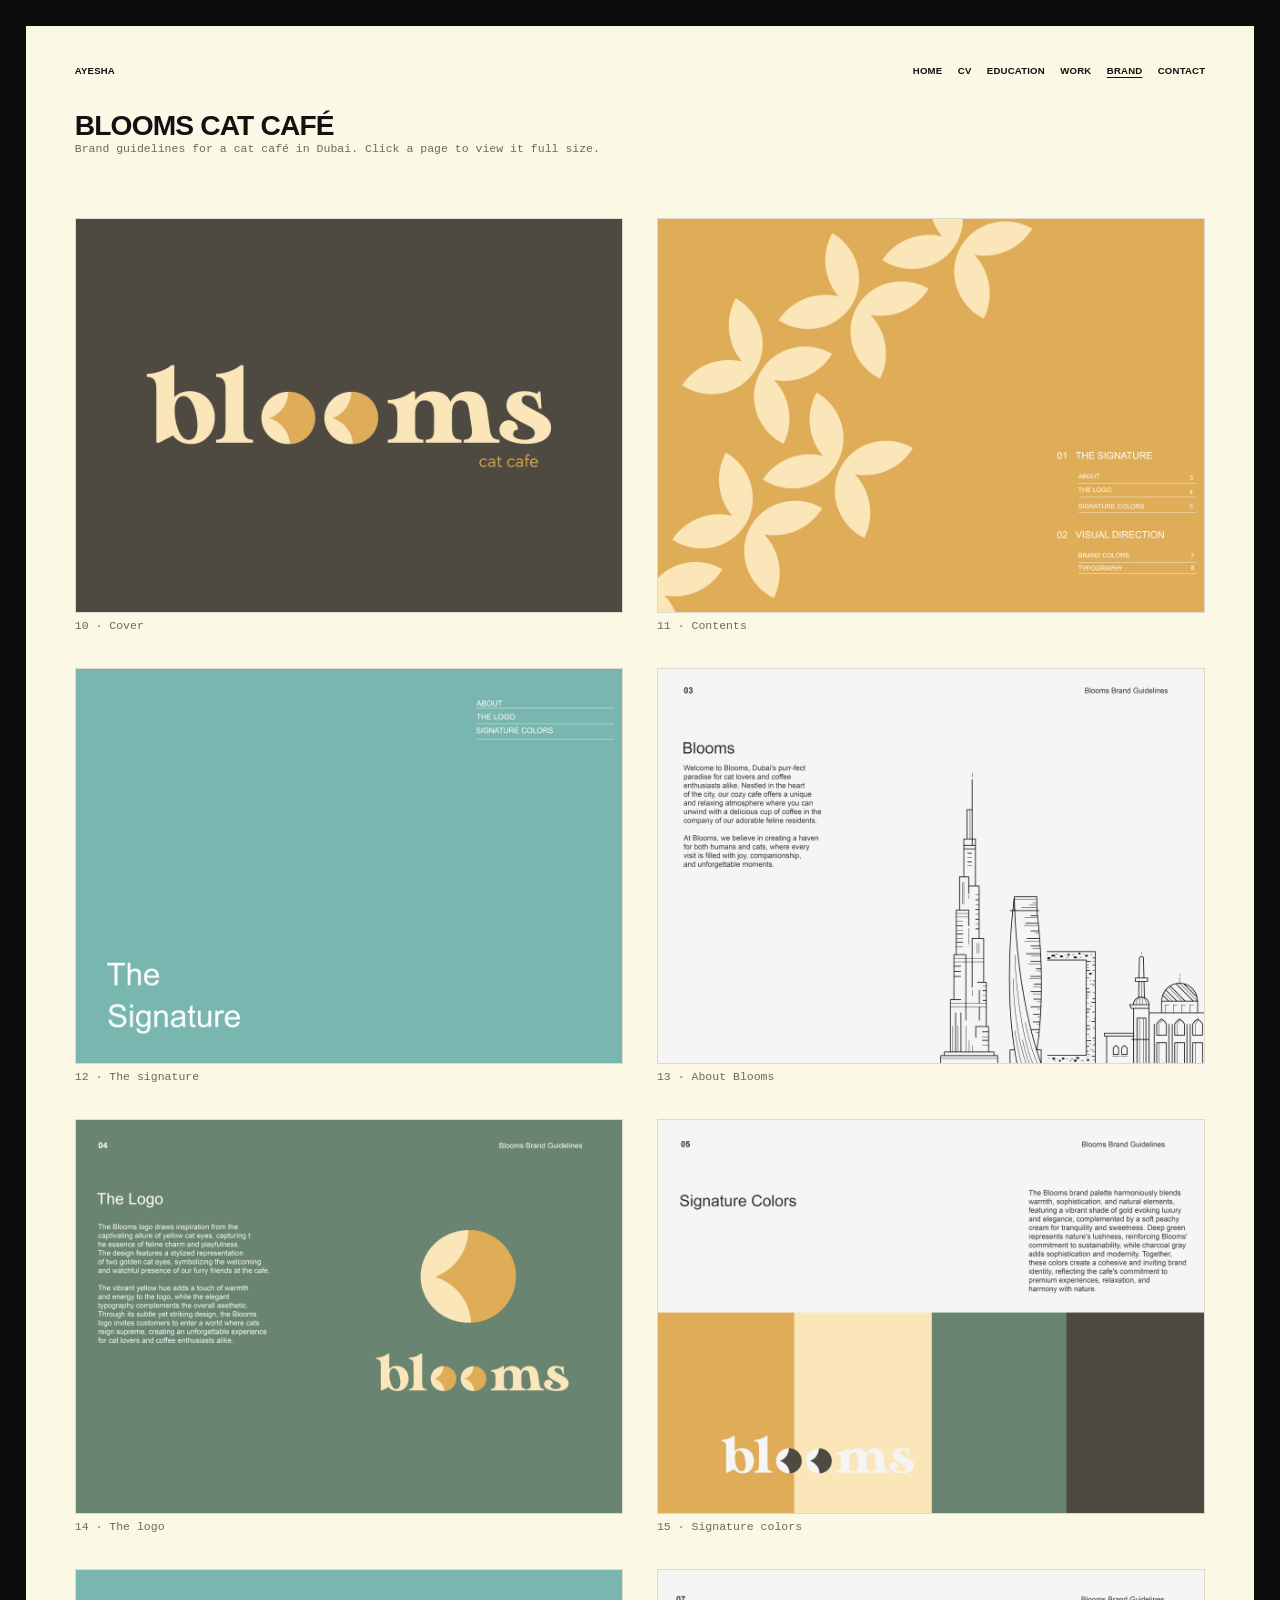
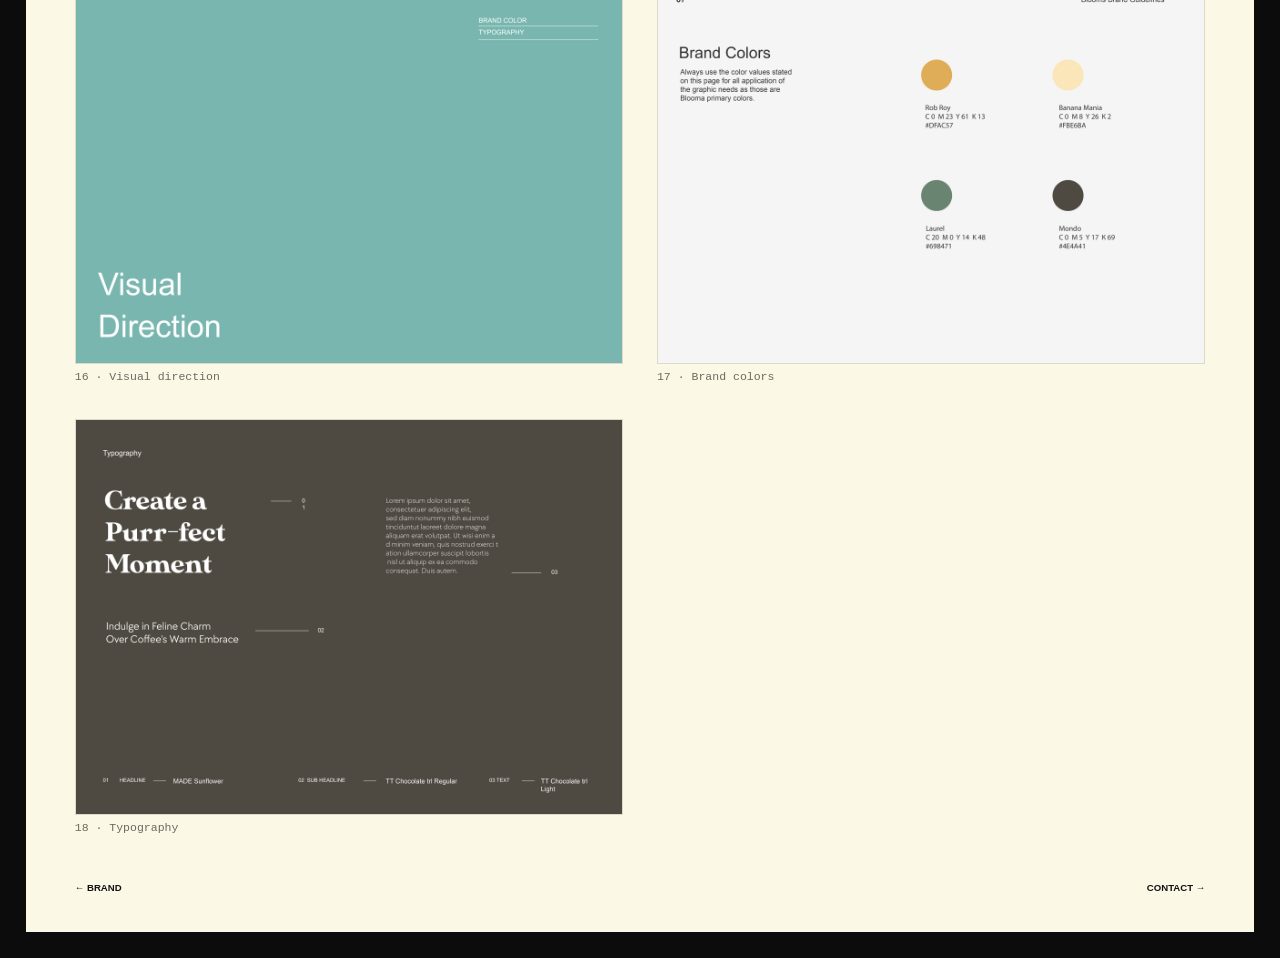
<file: blooms.html>
<!DOCTYPE html>
<html lang="en">
<head>
<meta charset="utf-8">
<meta name="viewport" content="width=device-width, initial-scale=1">
<title>Blooms | Ayesha - Portfolio</title>
<link rel="stylesheet" href="style.css"><link rel="icon" href="favicon.svg" type="image/svg+xml"><link rel="icon" href="favicon-32.png" sizes="32x32" type="image/png"><link rel="shortcut icon" href="favicon.ico"><link rel="apple-touch-icon" href="apple-touch-icon.png">
</head>
<body>
<main class="slide scroll">
  <div class="bar">
    <span>Ayesha</span>
    <nav aria-label="Pages">
      <a href="index.html">Home</a>
      <a href="cv.html">CV</a>
      <a href="education.html">Education</a>
      <a href="work.html">Work</a>
      <a href="brand.html" aria-current="page">Brand</a>
      <a href="contact.html">Contact</a>
    </nav>
  </div>

  <h2 class="head">BLOOMS CAT CAFÉ</h2>
  <p class="cap">Brand guidelines for a cat café in Dubai. Click a page to view it full size.</p>

  <section class="gallery" aria-label="Blooms Cat Café brand guidelines">
    <div class="grid pages">
      <figure><a href="images/blooms-guidelines-10.jpg" target="_blank" rel="noopener"><img src="images/blooms-guidelines-10.jpg" alt="Blooms brand guidelines, cover page" loading="lazy"></a><figcaption class="cap">10 · Cover</figcaption></figure>
      <figure><a href="images/blooms-guidelines-11.jpg" target="_blank" rel="noopener"><img src="images/blooms-guidelines-11.jpg" alt="Blooms brand guidelines, contents page" loading="lazy"></a><figcaption class="cap">11 · Contents</figcaption></figure>
      <figure><a href="images/blooms-guidelines-12.jpg" target="_blank" rel="noopener"><img src="images/blooms-guidelines-12.jpg" alt="Blooms brand guidelines, the signature page" loading="lazy"></a><figcaption class="cap">12 · The signature</figcaption></figure>
      <figure><a href="images/blooms-guidelines-13.jpg" target="_blank" rel="noopener"><img src="images/blooms-guidelines-13.jpg" alt="Blooms brand guidelines, about blooms page" loading="lazy"></a><figcaption class="cap">13 · About Blooms</figcaption></figure>
      <figure><a href="images/blooms-guidelines-14.jpg" target="_blank" rel="noopener"><img src="images/blooms-guidelines-14.jpg" alt="Blooms brand guidelines, the logo page" loading="lazy"></a><figcaption class="cap">14 · The logo</figcaption></figure>
      <figure><a href="images/blooms-guidelines-15.jpg" target="_blank" rel="noopener"><img src="images/blooms-guidelines-15.jpg" alt="Blooms brand guidelines, signature colors page" loading="lazy"></a><figcaption class="cap">15 · Signature colors</figcaption></figure>
      <figure><a href="images/blooms-guidelines-16.jpg" target="_blank" rel="noopener"><img src="images/blooms-guidelines-16.jpg" alt="Blooms brand guidelines, visual direction page" loading="lazy"></a><figcaption class="cap">16 · Visual direction</figcaption></figure>
      <figure><a href="images/blooms-guidelines-17.jpg" target="_blank" rel="noopener"><img src="images/blooms-guidelines-17.jpg" alt="Blooms brand guidelines, brand colors page" loading="lazy"></a><figcaption class="cap">17 · Brand colors</figcaption></figure>
      <figure><a href="images/blooms-guidelines-18.jpg" target="_blank" rel="noopener"><img src="images/blooms-guidelines-18.jpg" alt="Blooms brand guidelines, typography page" loading="lazy"></a><figcaption class="cap">18 · Typography</figcaption></figure>
    </div>
  </section>

  <div class="pager">
    <a href="brand.html">← Brand</a>
    <a href="contact.html">Contact →</a>
  </div>
</main>
</body>
</html>
</file>
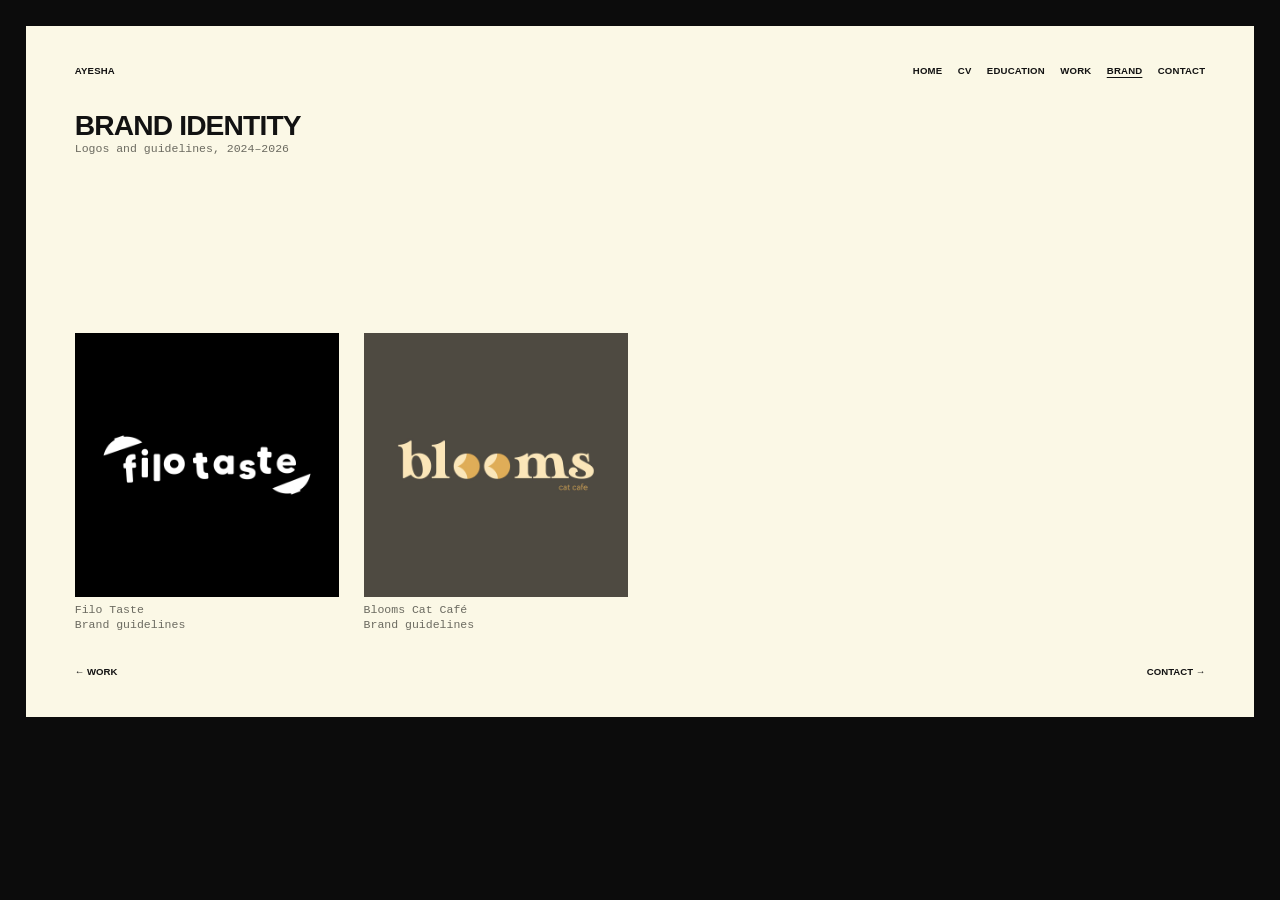
<file: brand.html>
<!DOCTYPE html><html lang="en"><head><meta charset="utf-8"><meta name="viewport" content="width=device-width, initial-scale=1"><title>Brand | Ayesha - Portfolio</title><link rel="stylesheet" href="style.css"><link rel="icon" href="favicon.svg" type="image/svg+xml"><link rel="icon" href="favicon-32.png" sizes="32x32" type="image/png"><link rel="shortcut icon" href="favicon.ico"><link rel="apple-touch-icon" href="apple-touch-icon.png"></head><body><main class="slide"><div class="bar"><span>Ayesha</span><nav aria-label="Pages"><a href="index.html">Home</a><a href="cv.html">CV</a><a href="education.html">Education</a><a href="work.html">Work</a><a href="brand.html" aria-current="page">Brand</a><a href="contact.html">Contact</a></nav></div><h2 class="head">BRAND IDENTITY</h2><p class="cap">Logos and guidelines, 2024–2026</p><div class="tiles"><a class="tile" href="filo-taste.html"><span class="img" style="background-image:url(images/filo-tile.jpg)"></span><span class="cap">Filo Taste<br>Brand guidelines</span></a><a class="tile" href="blooms.html"><span class="img" style="background-image:url(images/blooms-tile.jpg)"></span><span class="cap">Blooms Cat Café<br>Brand guidelines</span></a></div>
<div class="pager"><a href="work.html">← Work</a><a href="contact.html">Contact →</a></div></main></body></html>
</file>
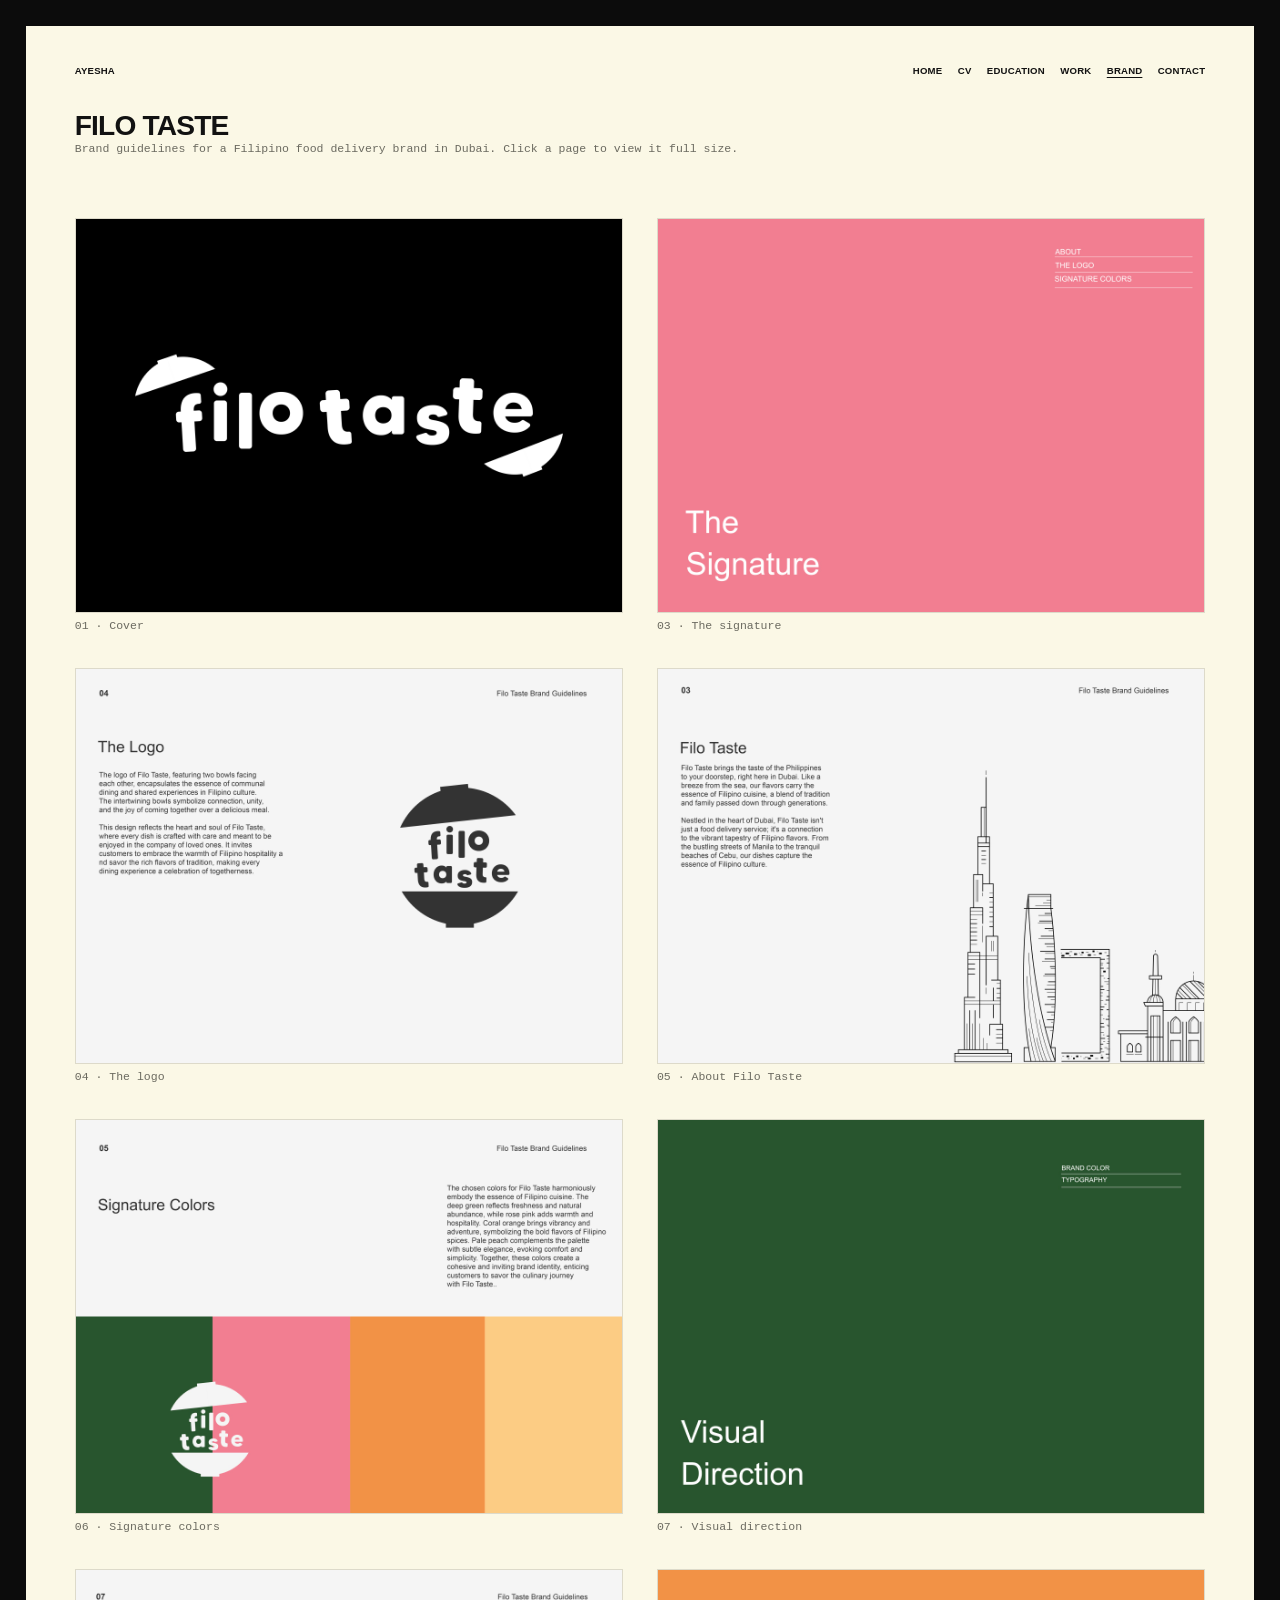
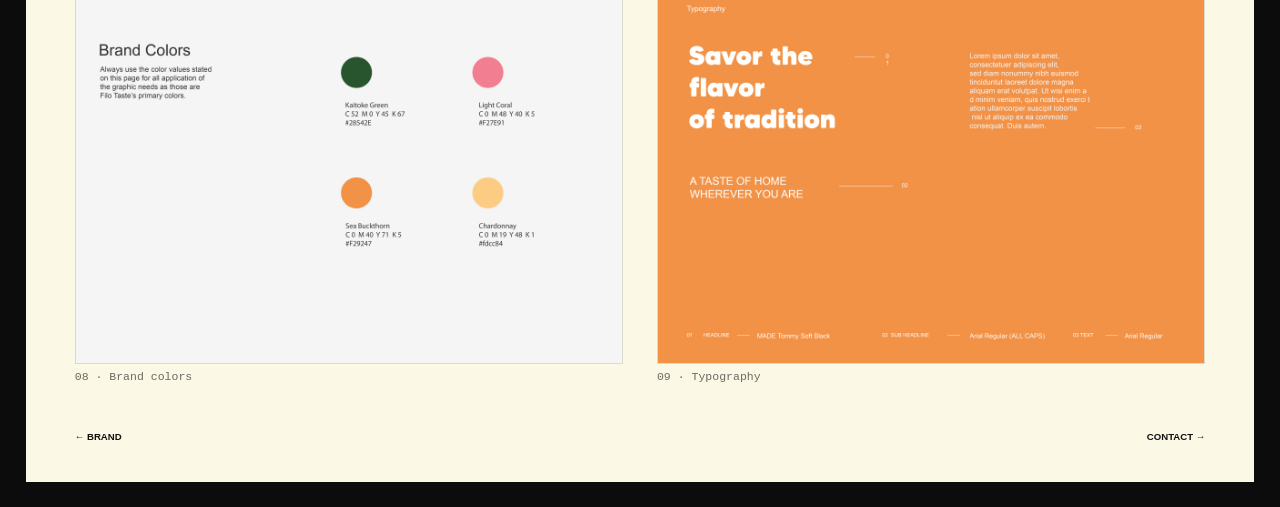
<file: filo-taste.html>
<!DOCTYPE html>
<html lang="en">
<head>
<meta charset="utf-8">
<meta name="viewport" content="width=device-width, initial-scale=1">
<title>Filo Taste | Ayesha - Portfolio</title>
<link rel="stylesheet" href="style.css"><link rel="icon" href="favicon.svg" type="image/svg+xml"><link rel="icon" href="favicon-32.png" sizes="32x32" type="image/png"><link rel="shortcut icon" href="favicon.ico"><link rel="apple-touch-icon" href="apple-touch-icon.png">
</head>
<body>
<main class="slide scroll">
  <div class="bar">
    <span>Ayesha</span>
    <nav aria-label="Pages">
      <a href="index.html">Home</a>
      <a href="cv.html">CV</a>
      <a href="education.html">Education</a>
      <a href="work.html">Work</a>
      <a href="brand.html" aria-current="page">Brand</a>
      <a href="contact.html">Contact</a>
    </nav>
  </div>

  <h2 class="head">FILO TASTE</h2>
  <p class="cap">Brand guidelines for a Filipino food delivery brand in Dubai. Click a page to view it full size.</p>

  <section class="gallery" aria-label="Filo Taste brand guidelines">
    <div class="grid pages">
      <figure><a href="images/filo-guidelines-01.jpg" target="_blank" rel="noopener"><img src="images/filo-guidelines-01.jpg" alt="Filo Taste brand guidelines, cover page" loading="lazy"></a><figcaption class="cap">01 · Cover</figcaption></figure>
      <figure><a href="images/filo-guidelines-03.jpg" target="_blank" rel="noopener"><img src="images/filo-guidelines-03.jpg" alt="Filo Taste brand guidelines, the signature page" loading="lazy"></a><figcaption class="cap">03 · The signature</figcaption></figure>
      <figure><a href="images/filo-guidelines-04.jpg" target="_blank" rel="noopener"><img src="images/filo-guidelines-04.jpg" alt="Filo Taste brand guidelines, the logo page" loading="lazy"></a><figcaption class="cap">04 · The logo</figcaption></figure>
      <figure><a href="images/filo-guidelines-05.jpg" target="_blank" rel="noopener"><img src="images/filo-guidelines-05.jpg" alt="Filo Taste brand guidelines, about filo taste page" loading="lazy"></a><figcaption class="cap">05 · About Filo Taste</figcaption></figure>
      <figure><a href="images/filo-guidelines-06.jpg" target="_blank" rel="noopener"><img src="images/filo-guidelines-06.jpg" alt="Filo Taste brand guidelines, signature colors page" loading="lazy"></a><figcaption class="cap">06 · Signature colors</figcaption></figure>
      <figure><a href="images/filo-guidelines-07.jpg" target="_blank" rel="noopener"><img src="images/filo-guidelines-07.jpg" alt="Filo Taste brand guidelines, visual direction page" loading="lazy"></a><figcaption class="cap">07 · Visual direction</figcaption></figure>
      <figure><a href="images/filo-guidelines-08.jpg" target="_blank" rel="noopener"><img src="images/filo-guidelines-08.jpg" alt="Filo Taste brand guidelines, brand colors page" loading="lazy"></a><figcaption class="cap">08 · Brand colors</figcaption></figure>
      <figure><a href="images/filo-guidelines-09.jpg" target="_blank" rel="noopener"><img src="images/filo-guidelines-09.jpg" alt="Filo Taste brand guidelines, typography page" loading="lazy"></a><figcaption class="cap">09 · Typography</figcaption></figure>
    </div>
  </section>

  <div class="pager">
    <a href="brand.html">← Brand</a>
    <a href="contact.html">Contact →</a>
  </div>
</main>
</body>
</html>
</file>
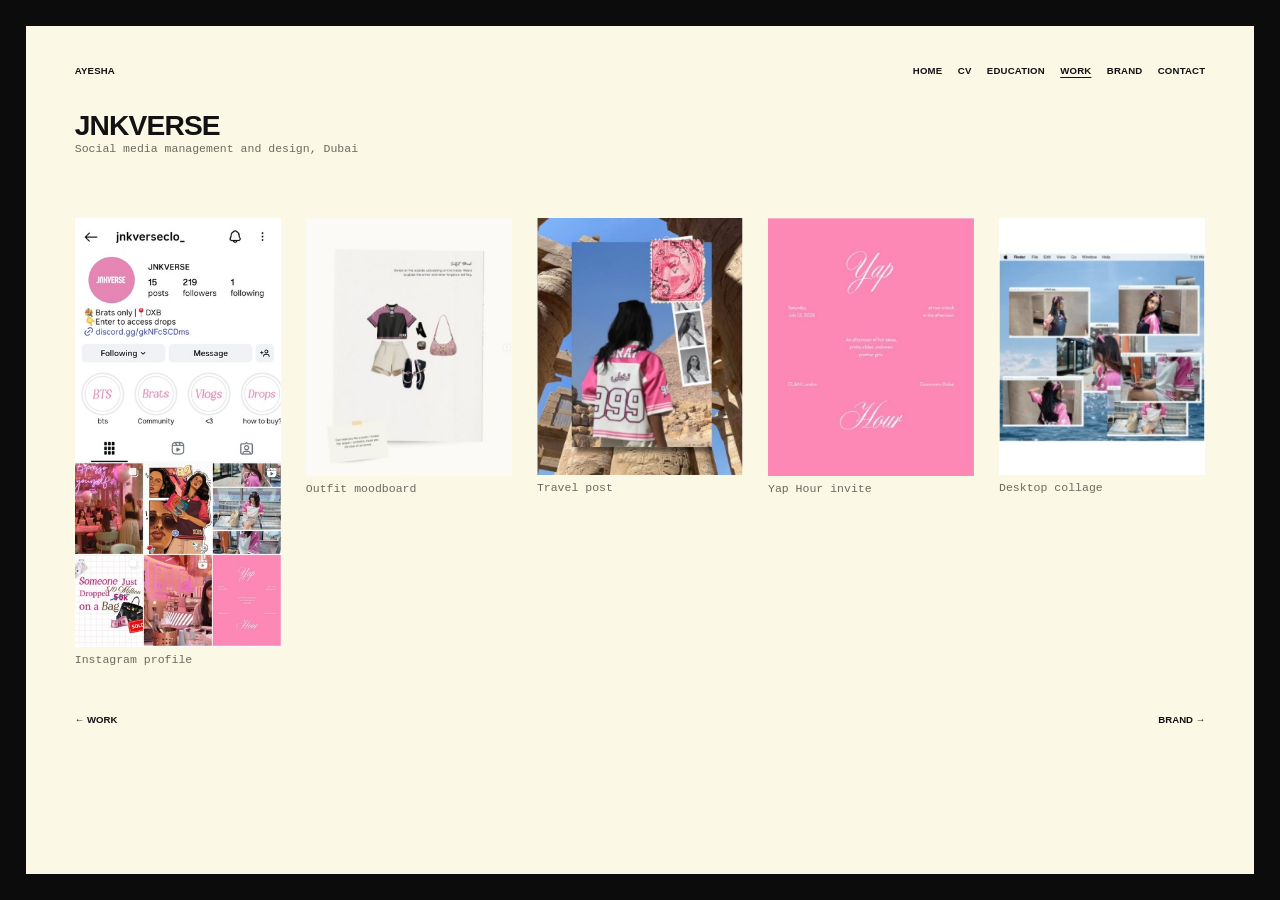
<file: jnkverse.html>
<!DOCTYPE html>
<html lang="en">
<head>
<meta charset="utf-8">
<meta name="viewport" content="width=device-width, initial-scale=1">
<title>JNKVERSE | Ayesha - Portfolio</title>
<link rel="stylesheet" href="style.css"><link rel="icon" href="favicon.svg" type="image/svg+xml"><link rel="icon" href="favicon-32.png" sizes="32x32" type="image/png"><link rel="shortcut icon" href="favicon.ico"><link rel="apple-touch-icon" href="apple-touch-icon.png">
</head>
<body>
<main class="slide scroll">
  <div class="bar">
    <span>Ayesha</span>
    <nav aria-label="Pages">
      <a href="index.html">Home</a>
      <a href="cv.html">CV</a>
      <a href="education.html">Education</a>
      <a href="work.html" aria-current="page">Work</a>
      <a href="brand.html">Brand</a>
      <a href="contact.html">Contact</a>
    </nav>
  </div>

  <h2 class="head">JNKVERSE</h2>
  <p class="cap">Social media management and design, Dubai</p>

  <section class="gallery" aria-label="JNKVERSE">
    <div class="grid five">
      <figure><img src="images/jnkverse-profile.jpg" alt="JNKVERSE Instagram profile screenshot" loading="lazy"><figcaption class="cap">Instagram profile</figcaption></figure>
      <figure><img src="images/jnkverse-post-1.jpg" alt="JNKVERSE post: styled outfit moodboard with a pink handbag" loading="lazy"><figcaption class="cap">Outfit moodboard</figcaption></figure>
      <figure><img src="images/jnkverse-post-2.jpg" alt="JNKVERSE post: back of a pink numbered jersey in front of temple columns, with a postage stamp and photo strip" loading="lazy"><figcaption class="cap">Travel post</figcaption></figure>
      <figure><img src="images/jnkverse-post-3.jpg" alt="JNKVERSE post: pink Yap Hour event invitation" loading="lazy"><figcaption class="cap">Yap Hour invite</figcaption></figure>
      <figure><img src="images/jnkverse-post-4.jpg" alt="JNKVERSE post: collage of photos in desktop windows" loading="lazy"><figcaption class="cap">Desktop collage</figcaption></figure>
    </div>
  </section>

  <div class="pager">
    <a href="work.html">← Work</a>
    <a href="brand.html">Brand →</a>
  </div>
</main>
</body>
</html>
</file>
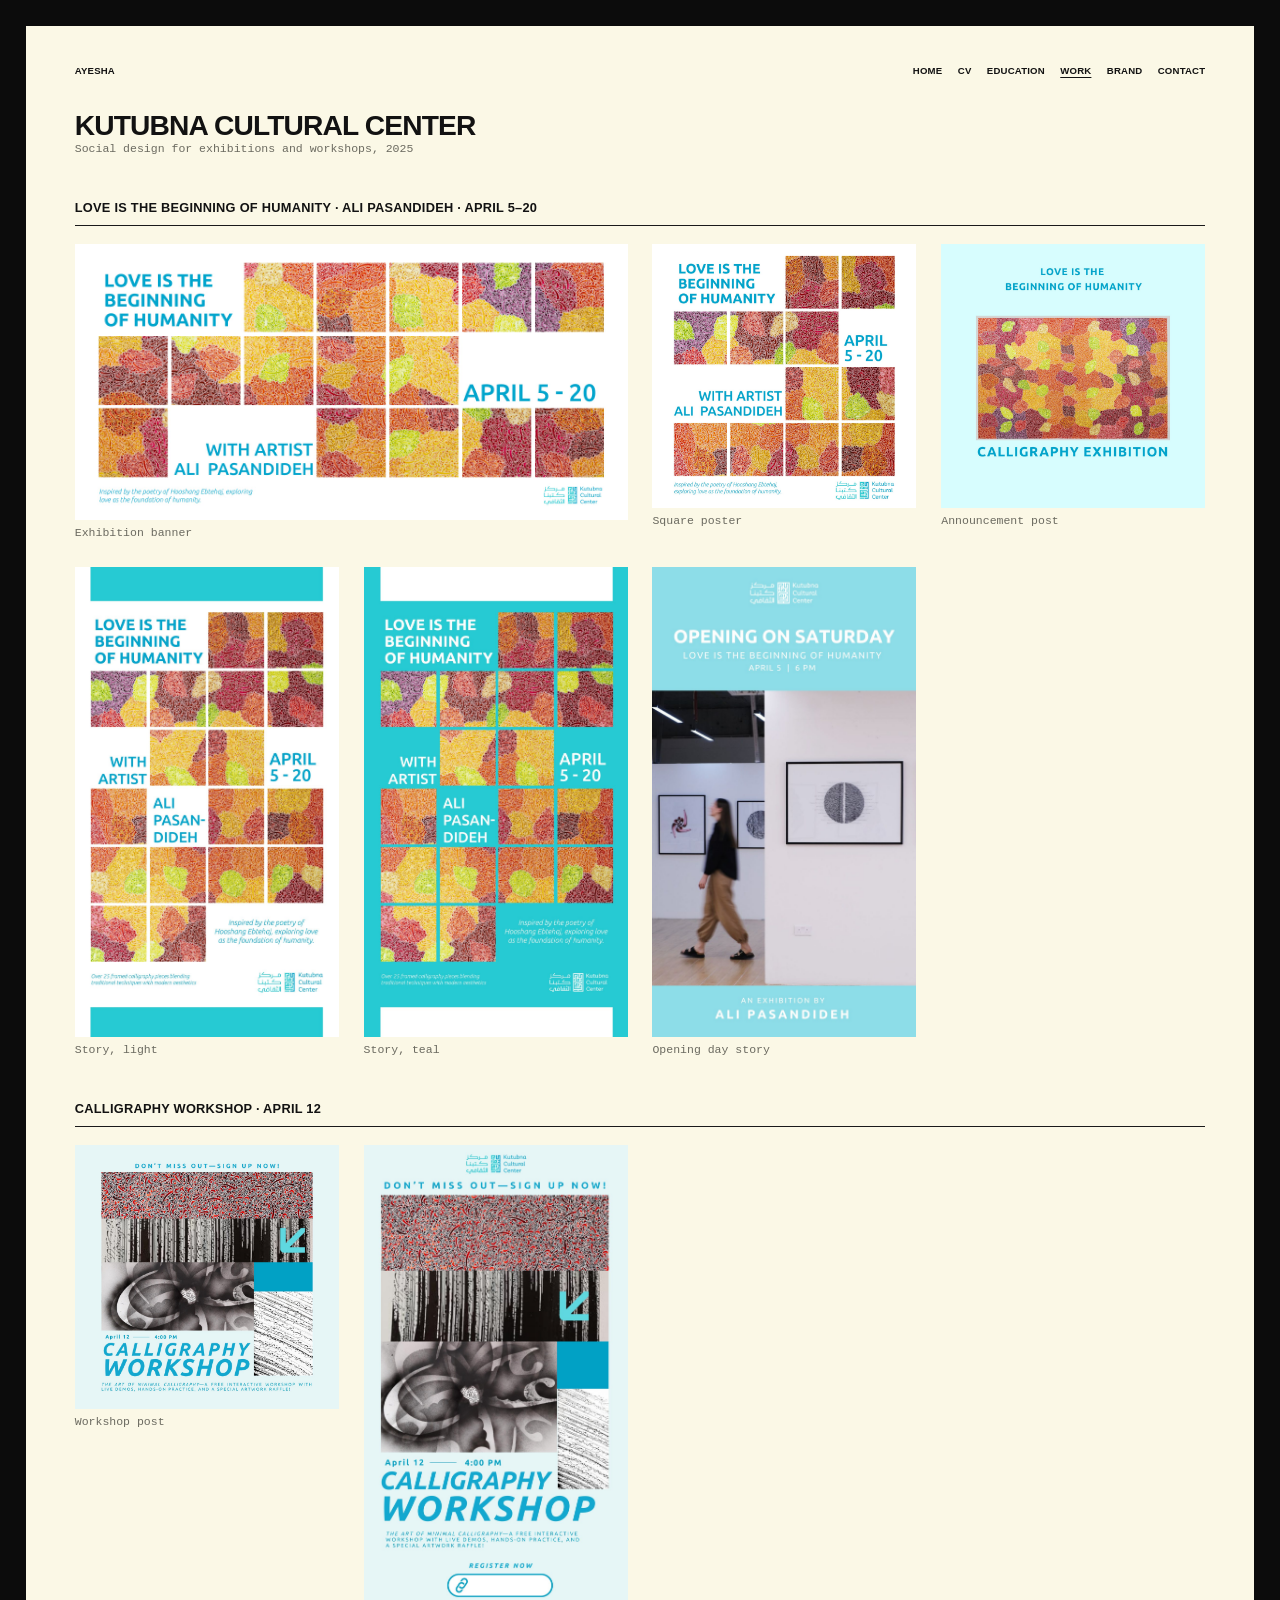
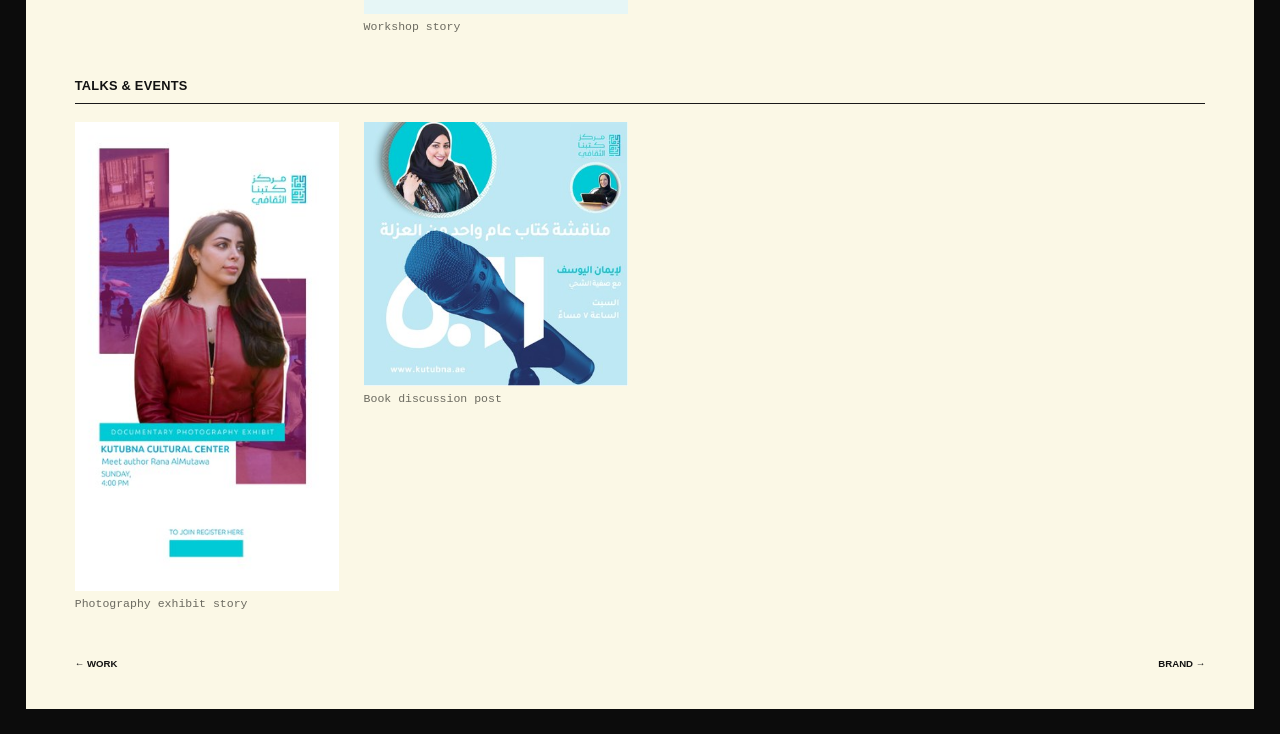
<file: kutubna.html>
<!DOCTYPE html>
<html lang="en">
<head>
<meta charset="utf-8">
<meta name="viewport" content="width=device-width, initial-scale=1">
<title>Kutubna | Ayesha - Portfolio</title>
<link rel="stylesheet" href="style.css"><link rel="icon" href="favicon.svg" type="image/svg+xml"><link rel="icon" href="favicon-32.png" sizes="32x32" type="image/png"><link rel="shortcut icon" href="favicon.ico"><link rel="apple-touch-icon" href="apple-touch-icon.png">
</head>
<body>
<main class="slide scroll">
  <div class="bar">
    <span>Ayesha</span>
    <nav aria-label="Pages">
      <a href="index.html">Home</a>
      <a href="cv.html">CV</a>
      <a href="education.html">Education</a>
      <a href="work.html" aria-current="page">Work</a>
      <a href="brand.html">Brand</a>
      <a href="contact.html">Contact</a>
    </nav>
  </div>

  <h2 class="head">KUTUBNA CULTURAL CENTER</h2>
  <p class="cap">Social design for exhibitions and workshops, 2025</p>

  <section class="gallery" aria-labelledby="g1">
    <h3 id="g1" class="sub">Love Is the Beginning of Humanity · Ali Pasandideh · April 5–20</h3>
    <div class="grid">
      <figure class="wide"><img src="images/kutubna-exhibition-banner.jpg" alt="Wide exhibition banner: Love Is the Beginning of Humanity, with artist Ali Pasandideh, April 5 to 20" loading="lazy"><figcaption class="cap">Exhibition banner</figcaption></figure>
      <figure><img src="images/kutubna-exhibition-square.jpg" alt="Square exhibition poster with a grid of calligraphy paintings" loading="lazy"><figcaption class="cap">Square poster</figcaption></figure>
      <figure><img src="images/kutubna-exhibition-announce.jpg" alt="Calligraphy exhibition announcement with a single large painting on light blue" loading="lazy"><figcaption class="cap">Announcement post</figcaption></figure>
      <figure><img src="images/kutubna-exhibition-story-white.jpg" alt="Story format exhibition poster, white version" loading="lazy"><figcaption class="cap">Story, light</figcaption></figure>
      <figure><img src="images/kutubna-exhibition-story-teal.jpg" alt="Story format exhibition poster, teal version" loading="lazy"><figcaption class="cap">Story, teal</figcaption></figure>
      <figure><img src="images/kutubna-opening-story.jpg" alt="Story announcing the exhibition opening on Saturday at 6 PM, with a visitor walking past framed works" loading="lazy"><figcaption class="cap">Opening day story</figcaption></figure>
    </div>
  </section>

  <section class="gallery" aria-labelledby="g2">
    <h3 id="g2" class="sub">Calligraphy Workshop · April 12</h3>
    <div class="grid">
      <figure><img src="images/kutubna-workshop-square.jpg" alt="Calligraphy workshop post, April 12 at 4 PM, with collage of calligraphy artworks" loading="lazy"><figcaption class="cap">Workshop post</figcaption></figure>
      <figure><img src="images/kutubna-workshop-story.jpg" alt="Calligraphy workshop story with a register now link sticker" loading="lazy"><figcaption class="cap">Workshop story</figcaption></figure>
    </div>
  </section>

  <section class="gallery" aria-labelledby="g3">
    <h3 id="g3" class="sub">Talks &amp; Events</h3>
    <div class="grid">
      <figure><img src="images/kutubna-photo-exhibit-story.jpg" alt="Story announcing a documentary photography exhibit at Kutubna Cultural Center, meet author Rana AlMutawa, Sunday at 4 PM" loading="lazy"><figcaption class="cap">Photography exhibit story</figcaption></figure>
      <figure><img src="images/kutubna-book-discussion-post.jpg" alt="Arabic post announcing a book discussion with a microphone, Saturday at 7 PM" loading="lazy"><figcaption class="cap">Book discussion post</figcaption></figure>
    </div>
  </section>

  <div class="pager">
    <a href="work.html">← Work</a>
    <a href="brand.html">Brand →</a>
  </div>
</main>
</body>
</html>
</file>
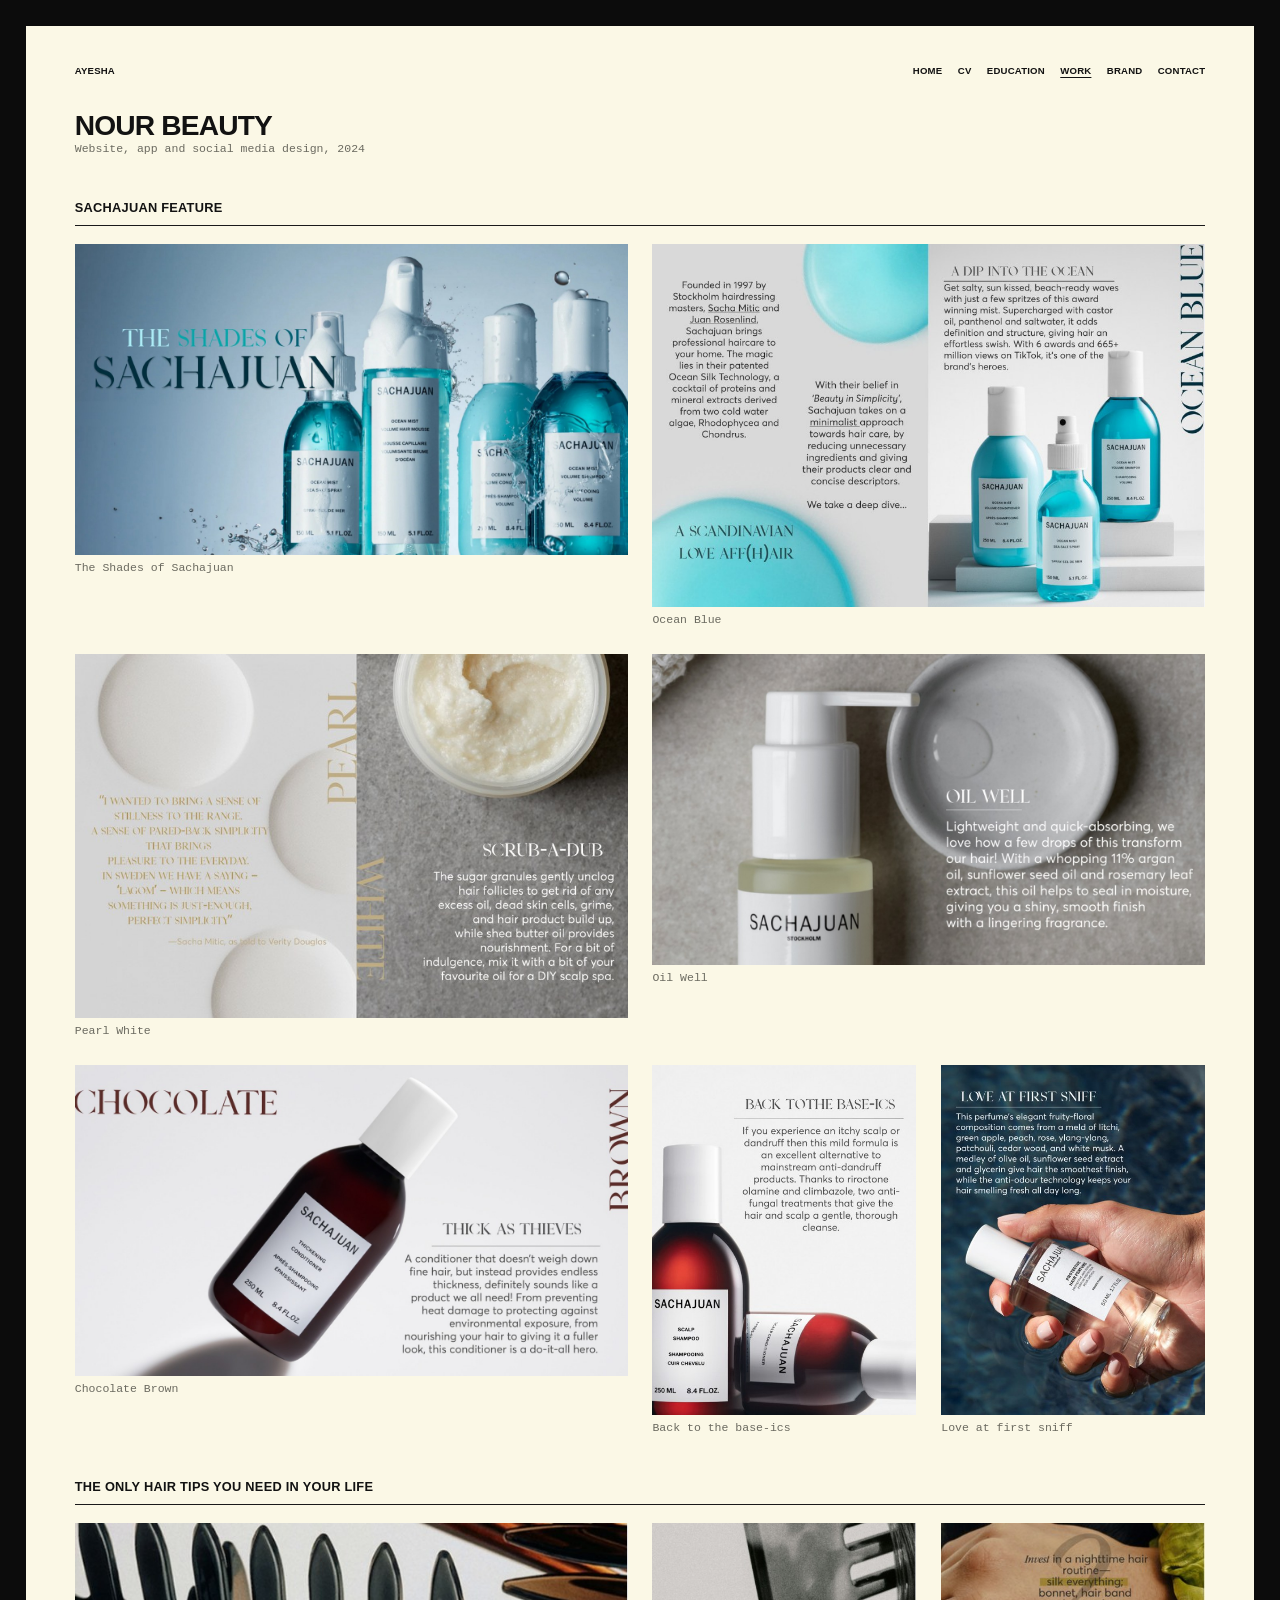
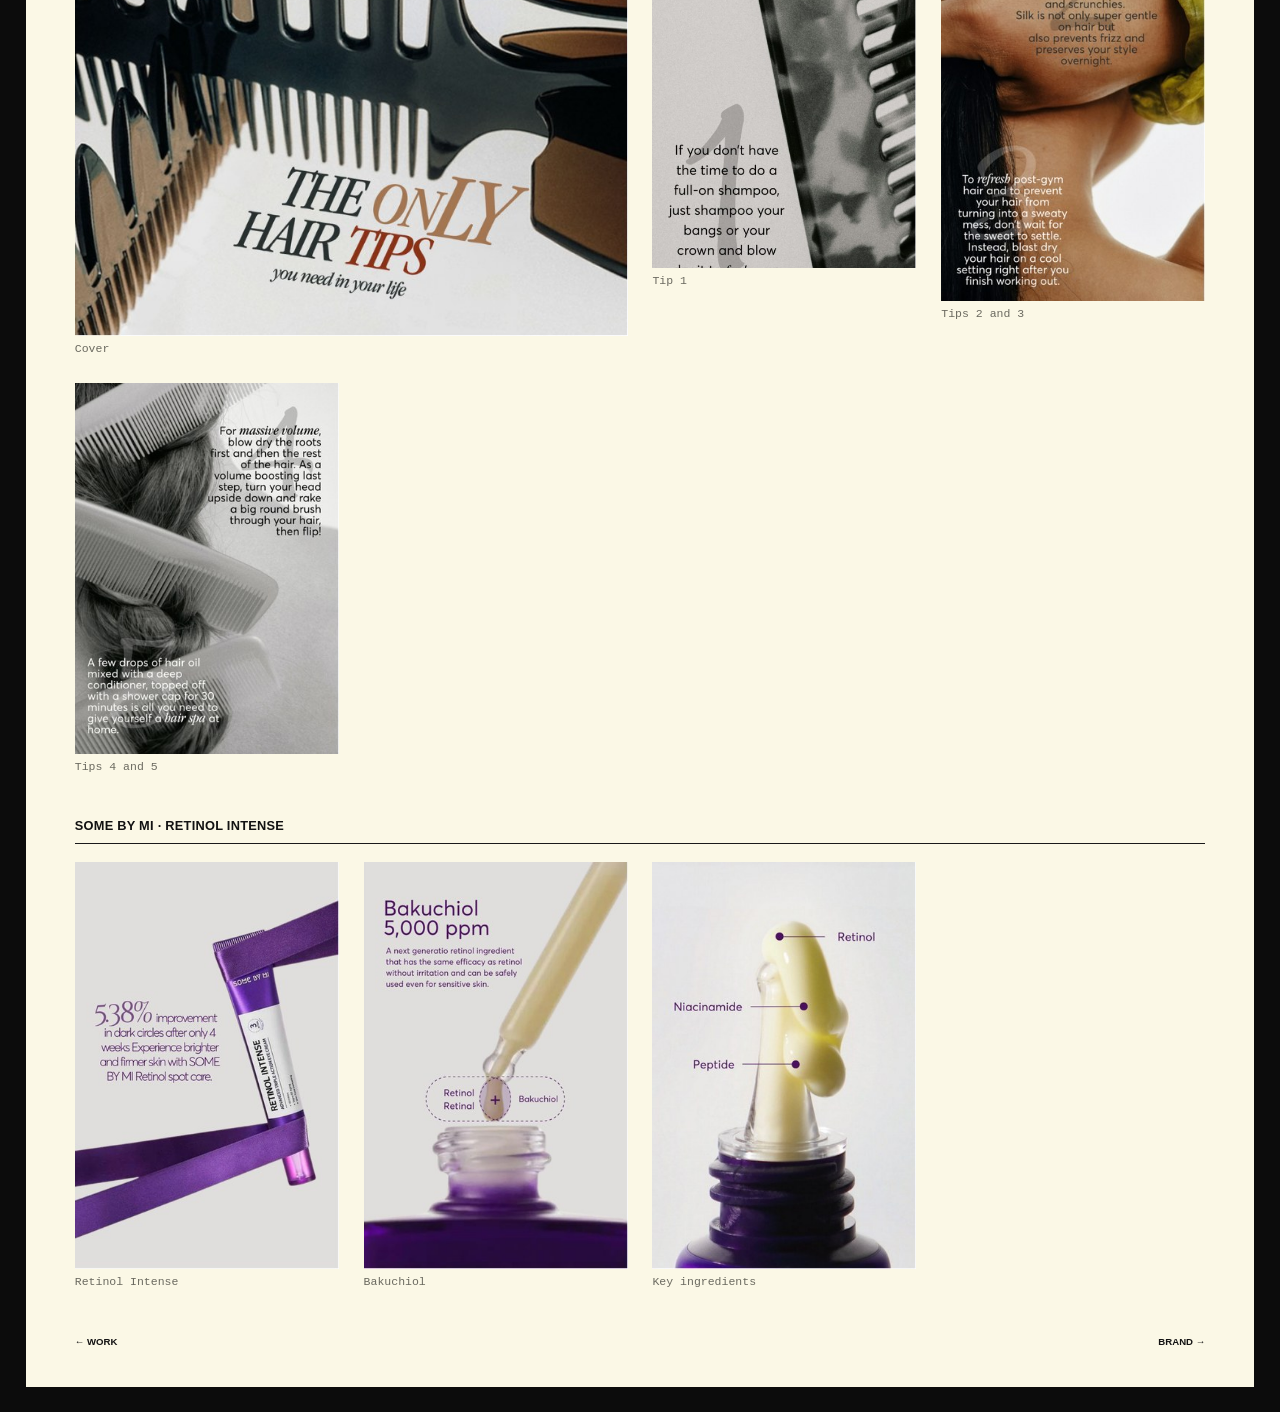
<file: nour-beauty.html>
<!DOCTYPE html>
<html lang="en">
<head>
<meta charset="utf-8">
<meta name="viewport" content="width=device-width, initial-scale=1">
<title>Nour Beauty | Ayesha - Portfolio</title>
<link rel="stylesheet" href="style.css"><link rel="icon" href="favicon.svg" type="image/svg+xml"><link rel="icon" href="favicon-32.png" sizes="32x32" type="image/png"><link rel="shortcut icon" href="favicon.ico"><link rel="apple-touch-icon" href="apple-touch-icon.png">
</head>
<body>
<main class="slide scroll">
  <div class="bar">
    <span>Ayesha</span>
    <nav aria-label="Pages">
      <a href="index.html">Home</a>
      <a href="cv.html">CV</a>
      <a href="education.html">Education</a>
      <a href="work.html" aria-current="page">Work</a>
      <a href="brand.html">Brand</a>
      <a href="contact.html">Contact</a>
    </nav>
  </div>

  <h2 class="head">NOUR BEAUTY</h2>
  <p class="cap">Website, app and social media design, 2024</p>

  <section class="gallery" aria-labelledby="g1">
    <h3 id="g1" class="sub">Sachajuan feature</h3>
    <div class="grid">
      <figure class="wide"><img src="images/nour-sachajuan-shades.jpg" alt="The Shades of Sachajuan: Ocean Mist product line with water splashes" loading="lazy"><figcaption class="cap">The Shades of Sachajuan</figcaption></figure>
      <figure class="wide"><img src="images/nour-sachajuan-ocean-blue.jpg" alt="Ocean Blue spread about Sachajuan's Scandinavian haircare and the Ocean Mist range" loading="lazy"><figcaption class="cap">Ocean Blue</figcaption></figure>
      <figure class="wide"><img src="images/nour-sachajuan-pearl-white.jpg" alt="Pearl White spread with a quote and a scalp scrub" loading="lazy"><figcaption class="cap">Pearl White</figcaption></figure>
      <figure class="wide"><img src="images/nour-sachajuan-oil-well.jpg" alt="Oil Well: Sachajuan hair oil beside a ceramic dish" loading="lazy"><figcaption class="cap">Oil Well</figcaption></figure>
      <figure class="wide"><img src="images/nour-sachajuan-chocolate-brown.jpg" alt="Chocolate Brown: Sachajuan thickening conditioner" loading="lazy"><figcaption class="cap">Chocolate Brown</figcaption></figure>
      <figure><img src="images/nour-sachajuan-base-ics.jpg" alt="Back to the base-ics: Sachajuan scalp shampoo" loading="lazy"><figcaption class="cap">Back to the base-ics</figcaption></figure>
      <figure><img src="images/nour-sachajuan-first-sniff.jpg" alt="Love at first sniff: hand holding Sachajuan protective hair perfume over water" loading="lazy"><figcaption class="cap">Love at first sniff</figcaption></figure>
    </div>
  </section>

  <section class="gallery" aria-labelledby="g2">
    <h3 id="g2" class="sub">The only hair tips you need in your life</h3>
    <div class="grid">
      <figure class="wide"><img src="images/nour-hair-tips-cover.jpg" alt="Cover: The only hair tips you need in your life, with a dark comb" loading="lazy"><figcaption class="cap">Cover</figcaption></figure>
      <figure><img src="images/nour-hair-tip-1.jpg" alt="Hair tip 1: shampoo just your bangs or crown when short on time" loading="lazy"><figcaption class="cap">Tip 1</figcaption></figure>
      <figure><img src="images/nour-hair-tip-2.jpg" alt="Hair tips 2 and 3: silk nighttime routine and refreshing post-gym hair" loading="lazy"><figcaption class="cap">Tips 2 and 3</figcaption></figure>
      <figure><img src="images/nour-hair-tip-3.jpg" alt="Hair tips 4 and 5: massive volume and an at-home hair spa" loading="lazy"><figcaption class="cap">Tips 4 and 5</figcaption></figure>
    </div>
  </section>

  <section class="gallery" aria-labelledby="g3">
    <h3 id="g3" class="sub">Some By Mi · Retinol Intense</h3>
    <div class="grid">
      <figure><img src="images/nour-somebymi-retinol.jpg" alt="Retinol Intense tube wrapped in a purple ribbon with a dark circles result claim" loading="lazy"><figcaption class="cap">Retinol Intense</figcaption></figure>
      <figure><img src="images/nour-somebymi-bakuchiol.jpg" alt="Bakuchiol 5,000 ppm dropper over a bottle with a plus-retinol diagram" loading="lazy"><figcaption class="cap">Bakuchiol</figcaption></figure>
      <figure><img src="images/nour-somebymi-ingredients.jpg" alt="Cream swirl labelled retinol, niacinamide and peptide" loading="lazy"><figcaption class="cap">Key ingredients</figcaption></figure>
    </div>
  </section>

  <div class="pager">
    <a href="work.html">← Work</a>
    <a href="brand.html">Brand →</a>
  </div>
</main>
</body>
</html>
</file>
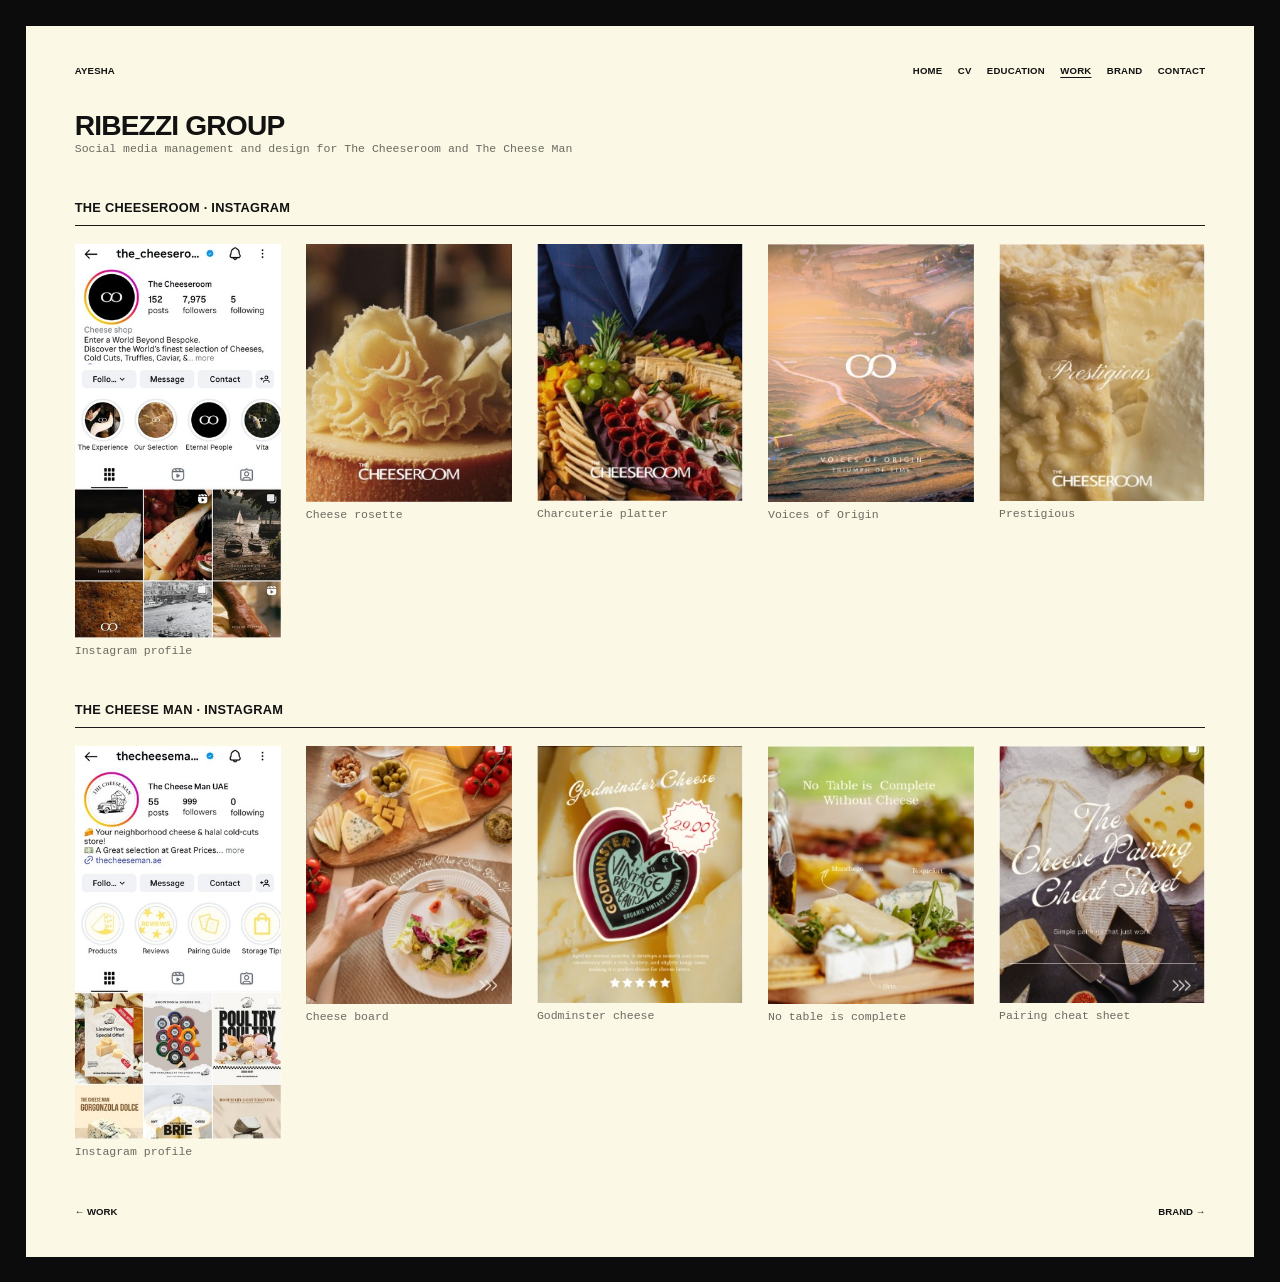
<file: ribezzi-group.html>
<!DOCTYPE html>
<html lang="en">
<head>
<meta charset="utf-8">
<meta name="viewport" content="width=device-width, initial-scale=1">
<title>Ribezzi Group | Ayesha - Portfolio</title>
<link rel="stylesheet" href="style.css"><link rel="icon" href="favicon.svg" type="image/svg+xml"><link rel="icon" href="favicon-32.png" sizes="32x32" type="image/png"><link rel="shortcut icon" href="favicon.ico"><link rel="apple-touch-icon" href="apple-touch-icon.png">
</head>
<body>
<main class="slide scroll">
  <div class="bar">
    <span>Ayesha</span>
    <nav aria-label="Pages">
      <a href="index.html">Home</a>
      <a href="cv.html">CV</a>
      <a href="education.html">Education</a>
      <a href="work.html" aria-current="page">Work</a>
      <a href="brand.html">Brand</a>
      <a href="contact.html">Contact</a>
    </nav>
  </div>

  <h2 class="head">RIBEZZI GROUP</h2>
  <p class="cap">Social media management and design for The Cheeseroom and The Cheese Man</p>

  <section class="gallery" aria-label="The Cheeseroom">
    <h3 id="g1" class="sub">The Cheeseroom · Instagram</h3>
    <div class="grid five">
      <figure><img src="images/cheeseroom-profile.jpg" alt="The Cheeseroom Instagram profile screenshot" loading="lazy"><figcaption class="cap">Instagram profile</figcaption></figure>
      <figure><img src="images/cheeseroom-post-1.jpg" alt="The Cheeseroom post: a rosette of shaved cheese on a wheel" loading="lazy"><figcaption class="cap">Cheese rosette</figcaption></figure>
      <figure><img src="images/cheeseroom-post-2.jpg" alt="The Cheeseroom post: a cheese and charcuterie platter" loading="lazy"><figcaption class="cap">Charcuterie platter</figcaption></figure>
      <figure><img src="images/cheeseroom-post-3.jpg" alt="The Cheeseroom post: terraced landscape with the text Voices of Origin, Triumph of Time" loading="lazy"><figcaption class="cap">Voices of Origin</figcaption></figure>
      <figure><img src="images/cheeseroom-post-4.jpg" alt="The Cheeseroom post: close-up of soft cheese with the word Prestigious" loading="lazy"><figcaption class="cap">Prestigious</figcaption></figure>
    </div>
  </section>

  <section class="gallery" aria-label="The Cheese Man">
    <h3 id="g2" class="sub">The Cheese Man · Instagram</h3>
    <div class="grid five">
      <figure><img src="images/cheeseman-profile.jpg" alt="The Cheese Man Instagram profile screenshot" loading="lazy"><figcaption class="cap">Instagram profile</figcaption></figure>
      <figure><img src="images/cheeseman-post-1.jpg" alt="The Cheese Man post: cheese board and salad on a table" loading="lazy"><figcaption class="cap">Cheese board</figcaption></figure>
      <figure><img src="images/cheeseman-post-2.jpg" alt="The Cheese Man post: Godminster organic vintage cheddar with a price badge" loading="lazy"><figcaption class="cap">Godminster cheese</figcaption></figure>
      <figure><img src="images/cheeseman-post-3.jpg" alt="The Cheese Man post: No table is complete without cheese, with labelled cheeses" loading="lazy"><figcaption class="cap">No table is complete</figcaption></figure>
      <figure><img src="images/cheeseman-post-4.jpg" alt="The Cheese Man post: The cheese pairing cheat sheet" loading="lazy"><figcaption class="cap">Pairing cheat sheet</figcaption></figure>
    </div>
  </section>

  <div class="pager">
    <a href="work.html">← Work</a>
    <a href="brand.html">Brand →</a>
  </div>
</main>
</body>
</html>
</file>
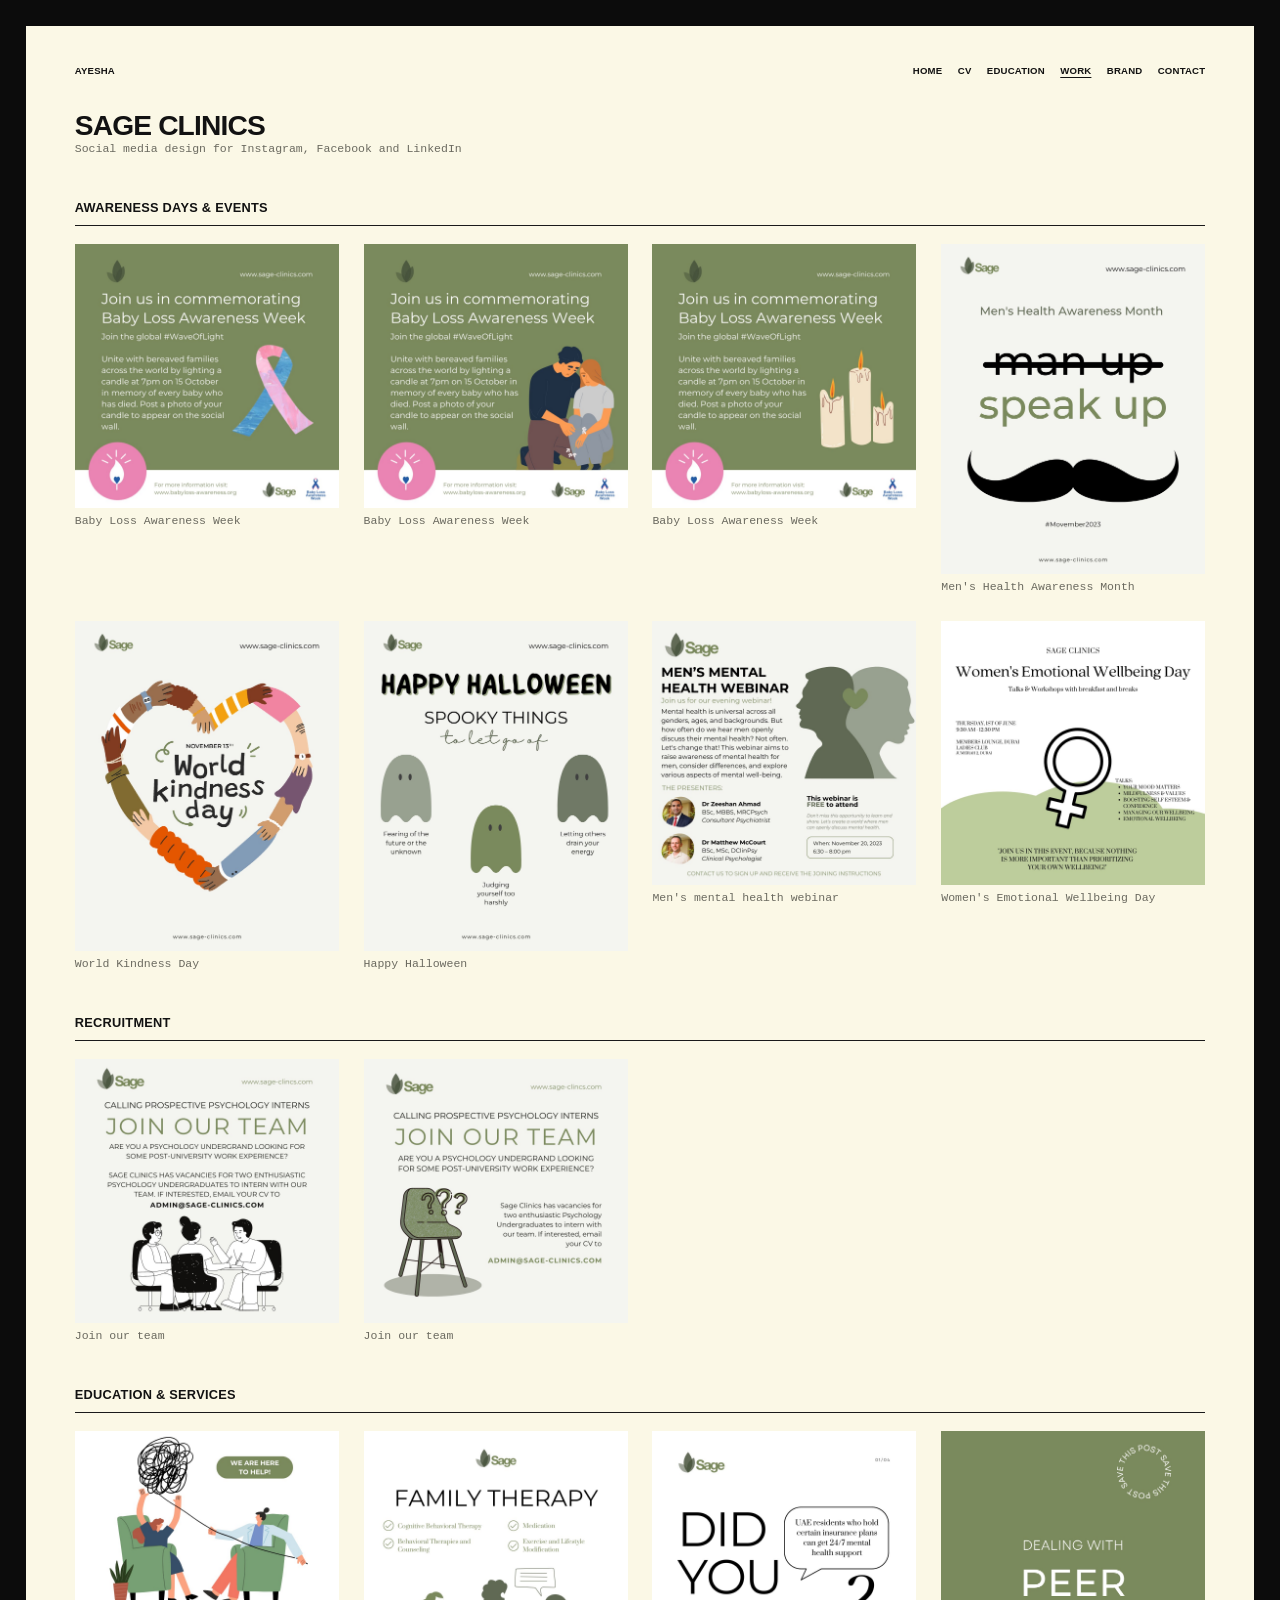
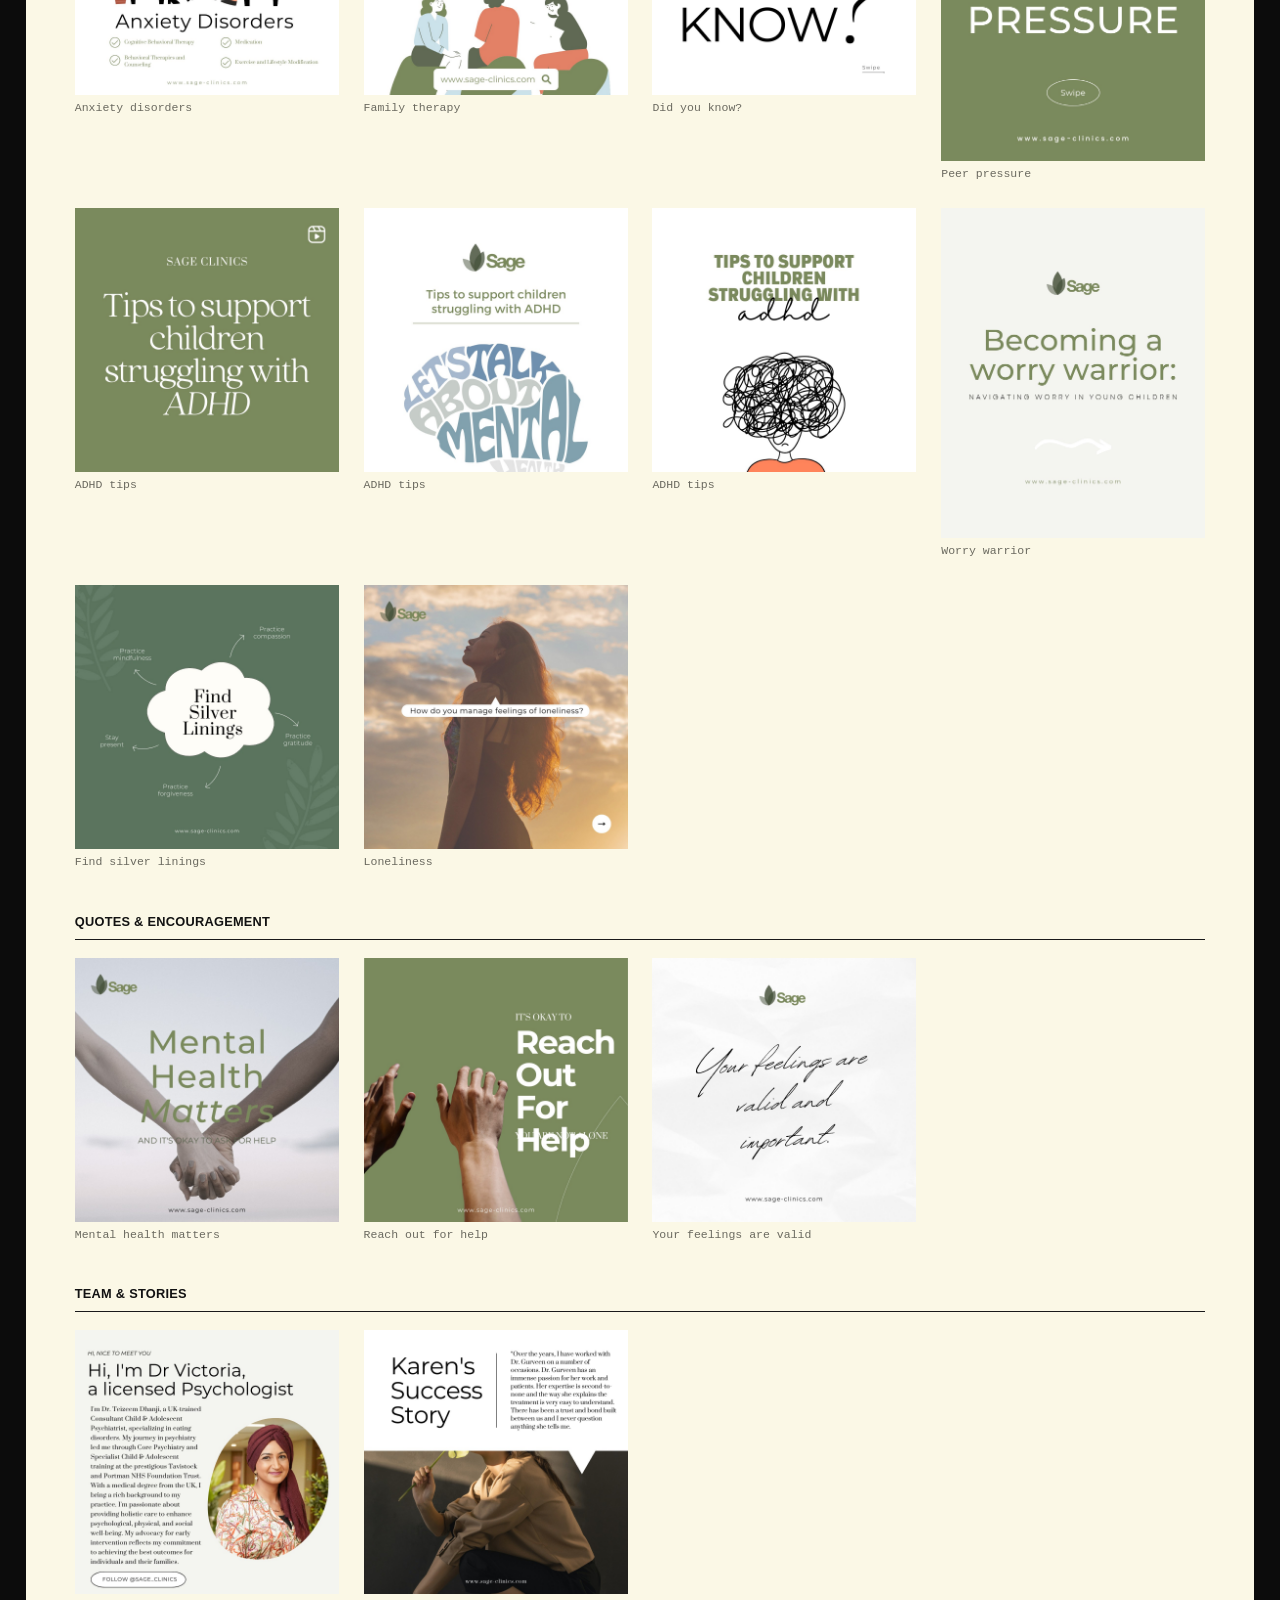
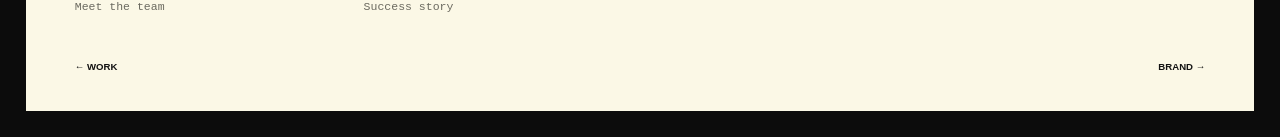
<file: sage-clinics.html>
<!DOCTYPE html>
<html lang="en">
<head>
<meta charset="utf-8">
<meta name="viewport" content="width=device-width, initial-scale=1">
<title>Sage Clinics | Ayesha - Portfolio</title>
<link rel="stylesheet" href="style.css"><link rel="icon" href="favicon.svg" type="image/svg+xml"><link rel="icon" href="favicon-32.png" sizes="32x32" type="image/png"><link rel="shortcut icon" href="favicon.ico"><link rel="apple-touch-icon" href="apple-touch-icon.png">
</head>
<body>
<main class="slide scroll">
  <div class="bar">
    <span>Ayesha</span>
    <nav aria-label="Pages">
      <a href="index.html">Home</a>
      <a href="cv.html">CV</a>
      <a href="education.html">Education</a>
      <a href="work.html" aria-current="page">Work</a>
      <a href="brand.html">Brand</a>
      <a href="contact.html">Contact</a>
    </nav>
  </div>

  <h2 class="head">SAGE CLINICS</h2>
  <p class="cap">Social media design for Instagram, Facebook and LinkedIn</p>

  <section class="gallery" aria-labelledby="g1">
    <h3 id="g1" class="sub">Awareness days &amp; events</h3>
    <div class="grid">
      <figure><img src="images/sage-baby-loss-1.jpg" alt="Baby Loss Awareness Week post with a pink and blue ribbon and a candle-lighting invitation" loading="lazy"><figcaption class="cap">Baby Loss Awareness Week</figcaption></figure>
      <figure><img src="images/sage-baby-loss-2.jpg" alt="Baby Loss Awareness Week post with an illustration of two people comforting each other" loading="lazy"><figcaption class="cap">Baby Loss Awareness Week</figcaption></figure>
      <figure><img src="images/sage-baby-loss-3.jpg" alt="Baby Loss Awareness Week post with illustrated candles" loading="lazy"><figcaption class="cap">Baby Loss Awareness Week</figcaption></figure>
      <figure><img src="images/sage-mens-health-speak-up.jpg" alt="Men&#x27;s Health Awareness Month post: man up crossed out, speak up, with a moustache" loading="lazy"><figcaption class="cap">Men&#x27;s Health Awareness Month</figcaption></figure>
      <figure><img src="images/sage-world-kindness-day.jpg" alt="World Kindness Day post with a heart made of arms in different skin tones" loading="lazy"><figcaption class="cap">World Kindness Day</figcaption></figure>
      <figure><img src="images/sage-halloween.jpg" alt="Happy Halloween post with three friendly ghosts and mental health themes" loading="lazy"><figcaption class="cap">Happy Halloween</figcaption></figure>
      <figure><img src="images/sage-mens-webinar.jpg" alt="Men&#x27;s Mental Health Webinar announcement with two speakers" loading="lazy"><figcaption class="cap">Men&#x27;s mental health webinar</figcaption></figure>
      <figure><img src="images/sage-womens-wellbeing-day.jpg" alt="Women&#x27;s Emotional Wellbeing Day event announcement" loading="lazy"><figcaption class="cap">Women&#x27;s Emotional Wellbeing Day</figcaption></figure>
    </div>
  </section>

  <section class="gallery" aria-labelledby="g2">
    <h3 id="g2" class="sub">Recruitment</h3>
    <div class="grid">
      <figure><img src="images/sage-join-team-1.jpg" alt="Join our team post calling for psychology undergraduates, with an illustration of people in a meeting" loading="lazy"><figcaption class="cap">Join our team</figcaption></figure>
      <figure><img src="images/sage-join-team-2.jpg" alt="Join our team post for post-university work experience, with an illustrated chair and question marks" loading="lazy"><figcaption class="cap">Join our team</figcaption></figure>
    </div>
  </section>

  <section class="gallery" aria-labelledby="g3">
    <h3 id="g3" class="sub">Education &amp; services</h3>
    <div class="grid">
      <figure><img src="images/sage-anxiety-disorders.jpg" alt="Anxiety Disorders post with an illustrated therapy session" loading="lazy"><figcaption class="cap">Anxiety disorders</figcaption></figure>
      <figure><img src="images/sage-family-therapy.jpg" alt="Family Therapy post with an illustration of a family in session" loading="lazy"><figcaption class="cap">Family therapy</figcaption></figure>
      <figure><img src="images/sage-did-you-know.jpg" alt="Did you know post about UAE insurance plans covering mental health support" loading="lazy"><figcaption class="cap">Did you know?</figcaption></figure>
      <figure><img src="images/sage-peer-pressure.jpg" alt="Dealing with peer pressure carousel cover" loading="lazy"><figcaption class="cap">Peer pressure</figcaption></figure>
      <figure><img src="images/sage-adhd-tips-1.jpg" alt="Tips to support children struggling with ADHD" loading="lazy"><figcaption class="cap">ADHD tips</figcaption></figure>
      <figure><img src="images/sage-adhd-tips-2.jpg" alt="Let&#x27;s talk about mental health lettering with a head illustration, ADHD tips" loading="lazy"><figcaption class="cap">ADHD tips</figcaption></figure>
      <figure><img src="images/sage-adhd-tips-3.jpg" alt="Tips to support children struggling with ADHD with a scribble illustration" loading="lazy"><figcaption class="cap">ADHD tips</figcaption></figure>
      <figure><img src="images/sage-worry-warrior.jpg" alt="Becoming a worry warrior: navigating worry in young children" loading="lazy"><figcaption class="cap">Worry warrior</figcaption></figure>
      <figure><img src="images/sage-silver-linings.jpg" alt="Find silver linings diagram with practice mindfulness, compassion, gratitude and forgiveness" loading="lazy"><figcaption class="cap">Find silver linings</figcaption></figure>
      <figure><img src="images/sage-loneliness.jpg" alt="Question post: how do you manage feelings of loneliness, over a sunset portrait" loading="lazy"><figcaption class="cap">Loneliness</figcaption></figure>
    </div>
  </section>

  <section class="gallery" aria-labelledby="g4">
    <h3 id="g4" class="sub">Quotes &amp; encouragement</h3>
    <div class="grid">
      <figure><img src="images/sage-mental-health-matters.jpg" alt="Mental Health Matters post with two hands clasped" loading="lazy"><figcaption class="cap">Mental health matters</figcaption></figure>
      <figure><img src="images/sage-reach-out.jpg" alt="It&#x27;s okay to reach out for help, with reaching hands" loading="lazy"><figcaption class="cap">Reach out for help</figcaption></figure>
      <figure><img src="images/sage-feelings-valid.jpg" alt="Your feelings are valid and important, in script lettering" loading="lazy"><figcaption class="cap">Your feelings are valid</figcaption></figure>
    </div>
  </section>

  <section class="gallery" aria-labelledby="g5">
    <h3 id="g5" class="sub">Team &amp; stories</h3>
    <div class="grid">
      <figure><img src="images/sage-dr-victoria.jpg" alt="Introduction post for Dr Victoria, a licensed psychologist" loading="lazy"><figcaption class="cap">Meet the team</figcaption></figure>
      <figure><img src="images/sage-success-story.jpg" alt="Success story post with a client testimonial" loading="lazy"><figcaption class="cap">Success story</figcaption></figure>
    </div>
  </section>

  <div class="pager">
    <a href="work.html">← Work</a>
    <a href="brand.html">Brand →</a>
  </div>
</main>
</body>
</html>
</file>
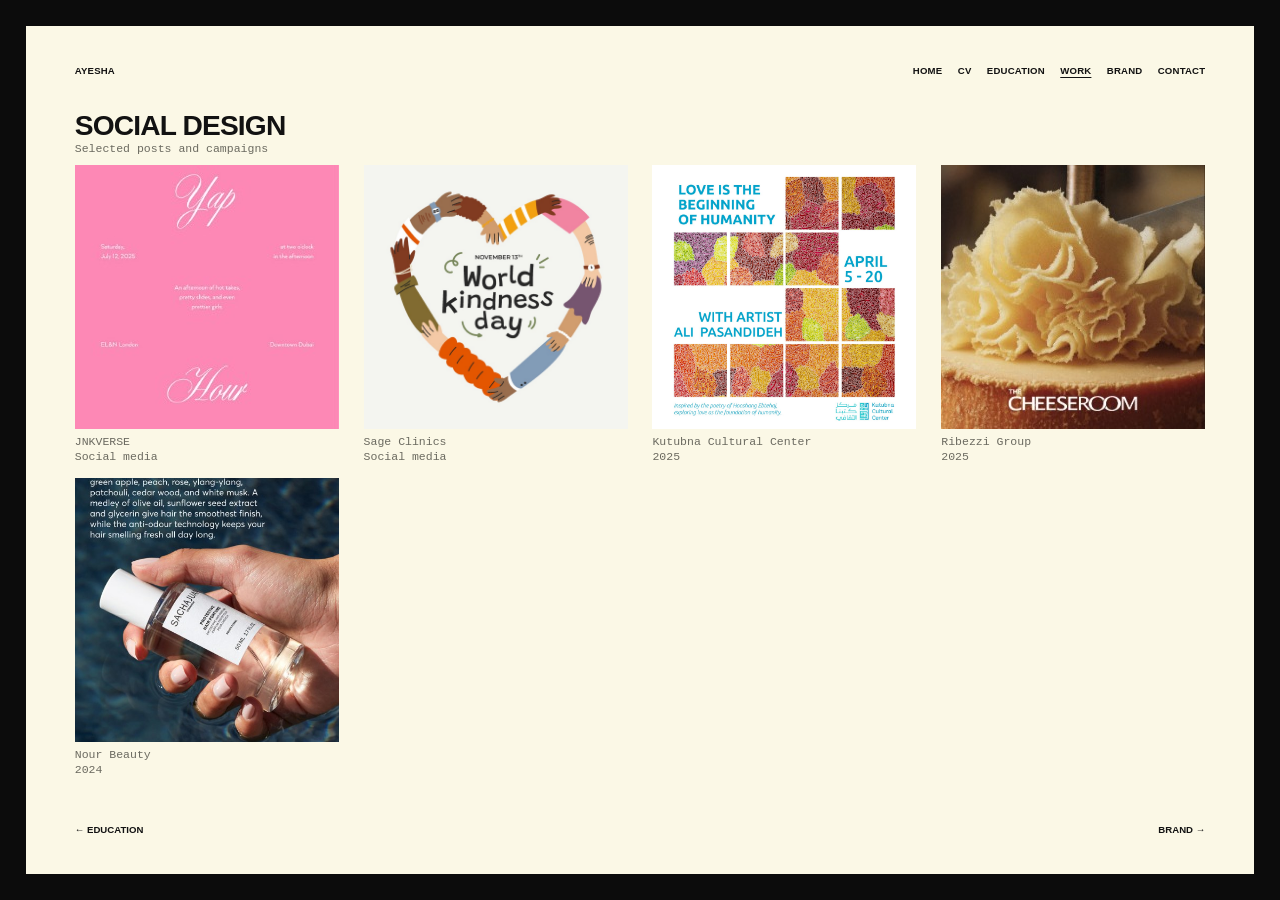
<file: work.html>
<!DOCTYPE html><html lang="en"><head><meta charset="utf-8"><meta name="viewport" content="width=device-width, initial-scale=1"><title>Work | Ayesha - Portfolio</title><link rel="stylesheet" href="style.css"><link rel="icon" href="favicon.svg" type="image/svg+xml"><link rel="icon" href="favicon-32.png" sizes="32x32" type="image/png"><link rel="shortcut icon" href="favicon.ico"><link rel="apple-touch-icon" href="apple-touch-icon.png"></head><body><main class="slide scroll"><div class="bar"><span>Ayesha</span><nav aria-label="Pages"><a href="index.html">Home</a><a href="cv.html">CV</a><a href="education.html">Education</a><a href="work.html" aria-current="page">Work</a><a href="brand.html">Brand</a><a href="contact.html">Contact</a></nav></div><h2 class="head">SOCIAL DESIGN</h2><p class="cap">Selected posts and campaigns</p><div class="tiles"><a class="tile" href="jnkverse.html"><span class="img" style="background-image:url(images/jnkverse-post-3.jpg)"></span><span class="cap">JNKVERSE<br>Social media</span></a><a class="tile" href="sage-clinics.html"><span class="img" style="background-image:url(images/sage-world-kindness-day.jpg)"></span><span class="cap">Sage Clinics<br>Social media</span></a><a class="tile" href="kutubna.html"><span class="img" style="background-image:url(images/kutubna-exhibition-square.jpg)"></span><span class="cap">Kutubna Cultural Center<br>2025</span></a><a class="tile" href="ribezzi-group.html"><span class="img" style="background-image:url(images/cheeseroom-post-1.jpg);background-position:center 85%"></span><span class="cap">Ribezzi Group<br>2025</span></a><a class="tile" href="nour-beauty.html"><span class="img" style="background-image:url(images/nour-sachajuan-first-sniff.jpg);background-position:center 80%"></span><span class="cap">Nour Beauty<br>2024</span></a></div>
<div class="pager"><a href="education.html">← Education</a><a href="brand.html">Brand →</a></div></main></body></html>
</file>
<file: style.css>
:root{--page:#0c0c0c;--paper:#fbf8e6;--ink:#121212;--muted:#6b6a60;--line:#1a1a1a;--pink:#e9b8bd;
--sans:"Helvetica Neue",Helvetica,Arial,sans-serif;--mono:"Courier New",Courier,monospace}
*{box-sizing:border-box;margin:0;padding:0}
body{background:var(--page);color:var(--ink);font-family:var(--sans);padding:2vw;min-height:100vh}
a{color:inherit}a:focus-visible{outline:2px solid var(--ink);outline-offset:3px}
.slide{max-width:1280px;margin:0 auto;background:var(--paper);aspect-ratio:16/9;padding:3.2% 4%;display:flex;flex-direction:column;position:relative;overflow:hidden}
.bar{display:flex;justify-content:space-between;gap:12px;font-size:clamp(7px,.75vw,11px);font-weight:700;text-transform:uppercase;letter-spacing:.02em}
.bar nav{display:flex;gap:1.6em;flex-wrap:wrap}.bar a{text-decoration:none}.bar a:hover,.bar a[aria-current]{text-decoration:underline;text-underline-offset:3px}
.big{font-weight:500;letter-spacing:-.045em;line-height:.85;font-size:clamp(40px,6.4vw,92px);margin-top:auto}
.head{font-weight:700;letter-spacing:-.03em;font-size:clamp(16px,2.2vw,32px);margin-top:3%}
.cap{font-family:var(--mono);font-size:clamp(8px,.9vw,12px);color:var(--muted)}
.pager{display:flex;justify-content:space-between;font-size:clamp(7px,.75vw,11px);font-weight:700;text-transform:uppercase;margin-top:2%}
.pager a{text-decoration:none}.pager a:hover{text-decoration:underline}
.hero{background:#1b1b1b;color:var(--paper);padding:0}
.hero .art{position:absolute;inset:0;filter:url(#grain)}
.petal{position:absolute;border-radius:50% 40% 55% 45%}
.p1{width:62%;height:80%;left:-8%;top:12%;background:radial-gradient(circle at 55% 40%,#3a2c33 0 5%,transparent 6%),linear-gradient(140deg,var(--pink),#c98a9a 70%);transform:rotate(-12deg)}
.p2{width:46%;height:60%;right:-6%;top:-14%;background:#8a8a8a}
.p3{width:40%;height:46%;left:34%;top:36%;background:#0e0e0e;border-radius:50%}
.shade{position:absolute;inset:0;background:linear-gradient(to top,rgba(0,0,0,.55),transparent 55%)}
.hero .inner{position:relative;padding:3.2% 4%;height:100%;display:flex;flex-direction:column}
.hero h1{font-weight:500;letter-spacing:-.05em;line-height:.82;font-size:clamp(56px,13.6vw,190px);display:flex;gap:.22em;margin-top:auto;flex-wrap:wrap}
.hero .meta{display:flex;justify-content:space-between;gap:12px;font-size:clamp(7px,.8vw,12px);font-weight:700;margin-top:3%;flex-wrap:wrap}
.rows{list-style:none;margin-top:3%;border-top:1px solid var(--line)}
.rows li{display:grid;grid-template-columns:7% 1fr 1fr 22%;align-items:center;gap:2%;padding:2% 0;border-bottom:1px solid var(--line)}
.rows .n{width:1.9em;height:1.9em;border:1px solid var(--line);border-radius:50%;display:grid;place-items:center;font-size:clamp(7px,.75vw,11px)}
.rows .co{font-size:clamp(10px,1.35vw,19px);text-transform:uppercase;letter-spacing:-.01em}
.rows .co small{display:block;font-size:.5em;font-weight:700;margin-top:.3em}
.rows .role,.rows .when{font-size:clamp(6px,.7vw,10px);text-transform:uppercase}.rows .when{text-align:right}
.intro{font-size:clamp(7px,.85vw,12px);font-weight:600;text-transform:uppercase;line-height:1.35;text-align:justify;margin:3% 0 2%}
.lines{list-style:none;border-top:1px solid var(--line);margin-top:3%}
.lines li{display:grid;grid-template-columns:1.1fr 1fr;gap:3%;align-items:center;padding:2.2% 0;border-bottom:1px solid var(--line)}
.lines .t{font-size:clamp(10px,1.3vw,19px);text-transform:uppercase;line-height:1;letter-spacing:-.01em}
.lines .d{font-size:clamp(6px,.7vw,10px);text-transform:uppercase}
.tiles{display:grid;grid-template-columns:repeat(4,1fr);gap:2.2%;margin:auto 0 1%}
.tile{text-decoration:none}.tile .img{display:block;aspect-ratio:1;background-size:cover;background-position:center}
.tile .cap{display:block;margin-top:6px;line-height:1.3}
.g1{background:linear-gradient(160deg,#e9a77a,#3b4a66 70%)}.g2{background:linear-gradient(160deg,#6f6bb8,#1f1d3a 80%)}
.g3{background:linear-gradient(160deg,#c9b46a,#8c3b2e 80%)}.g4{background:linear-gradient(160deg,#7fd0e6,#2c8fb8 80%)}
.links{display:flex;gap:4%;flex-wrap:wrap;font-size:clamp(9px,1.1vw,16px);font-weight:700;margin-top:3%}
@media(prefers-reduced-motion:no-preference){.hero h1 span{display:inline-block;animation:rise 1.1s cubic-bezier(.2,.7,.2,1) both}
.hero h1 span:nth-child(2){animation-delay:.12s}@keyframes rise{from{transform:translateY(30%);opacity:0}}}
@media(max-width:760px){.slide{aspect-ratio:auto;min-height:calc(100vh - 4vw);padding:7% 6%}.hero{aspect-ratio:auto}
.bar,.intro,.pager,.hero .meta{font-size:11px}.cap{font-size:11px}
.rows li{grid-template-columns:10% 1fr}.rows .role,.rows .when{grid-column:2;text-align:left;font-size:11px}.rows .co,.lines .t{font-size:16px}
.lines li{grid-template-columns:1fr;gap:6px}.lines .d{font-size:11px}.tiles{grid-template-columns:1fr 1fr;gap:14px;margin-top:24px}.big{margin-top:40px}}

.hero .art{filter:none;background:url(images/cover.jpg) center 42%/cover no-repeat}
.hero .shade{background:linear-gradient(to top,rgba(0,0,0,.7),rgba(0,0,0,.05) 60%)}
@media(max-width:760px){.hero{min-height:calc(100vh - 4vw)}.hero .art{background-position:center 55%}}
.hero h1{font-size:clamp(44px,10.2vw,150px);flex-wrap:nowrap}
.hero .shade{background:linear-gradient(to bottom,rgba(0,0,0,.55),transparent 22%),linear-gradient(to top,rgba(0,0,0,.7),rgba(0,0,0,.05) 60%)}
@media(max-width:760px){.hero h1{flex-wrap:wrap;font-size:clamp(56px,17vw,120px)}}
/* Title wraps instead of running off the slide */
.hero h1{display:block;flex-wrap:unset;max-width:100%;overflow-wrap:break-word;font-size:clamp(44px,9vw,140px)}
.hero h1 span{display:inline-block}
@media(max-width:760px){.hero .inner{min-height:calc(100vh - 4vw);padding:7% 6%}.hero h1{font-size:clamp(48px,16vw,110px)}}
/* Mobile: tidy header, nav and cover details */
@media(max-width:760px){
.bar{flex-direction:column;gap:14px;font-size:12px}
.bar nav{gap:10px 20px}
.hero .meta{flex-direction:column;align-items:flex-start;gap:8px;font-size:12px;margin-top:20px}
.hero .meta span:last-child{opacity:.7}
.hero h1{margin-bottom:0}
.pager{font-size:12px;margin-top:28px}
}
/* Mobile: single scrolling nav row + roomier padding */
@media(max-width:760px){
.slide{padding:32px 28px}
.hero{padding:0}
.hero .inner{padding:32px 28px}
.bar nav{flex-wrap:nowrap;overflow-x:auto;white-space:nowrap;gap:24px;padding-bottom:8px;-webkit-overflow-scrolling:touch;scrollbar-width:none}
.bar nav::-webkit-scrollbar{display:none}
.bar nav a{flex:0 0 auto}
.rows li{padding:18px 0}
.lines li{padding:18px 0}
.intro{margin:28px 0 20px;line-height:1.5}
.tiles{margin-top:28px}
.pager{margin-top:36px}
}
/* Desktop: tighter CV rows so six entries fit above the big title */
@media(min-width:761px){
.rows{margin-top:2%}
.rows li{padding:1.2% 0}
.rows + .big{margin-top:auto;padding-top:2.5%;font-size:clamp(40px,5.2vw,76px)}
}
/* Project gallery pages (e.g. kutubna.html): let the slide grow and scroll */
.slide.scroll{aspect-ratio:auto;overflow:visible;min-height:calc(100vh - 4vw)}
.slide.scroll .pager{margin-top:48px}
.gallery{margin-top:4%}
.sub{font-size:clamp(9px,1vw,14px);font-weight:700;text-transform:uppercase;letter-spacing:.02em;padding-bottom:10px;border-bottom:1px solid var(--line)}
.grid{display:grid;grid-template-columns:repeat(4,1fr);gap:28px 2.2%;align-items:start;margin-top:18px}
.grid figure{margin:0}
.grid img{display:block;width:100%;height:auto}
.grid figcaption{margin-top:6px}
.grid .wide{grid-column:span 2}
@media(max-width:760px){.grid{grid-template-columns:1fr 1fr;gap:14px}.grid .wide{grid-column:span 2}.sub{font-size:12px}}
/* Brand guideline pages: two wide slides per row, click to open full size */
.grid.pages{grid-template-columns:repeat(2,1fr);gap:36px 3%}
.grid.pages a{display:block}
.grid.pages img{border:1px solid rgba(0,0,0,.12)}
@media(max-width:760px){.grid.pages{grid-template-columns:1fr;gap:18px}}
/* Account pages: profile screenshot + four posts in one row */
.grid.five{grid-template-columns:repeat(5,1fr)}
@media(max-width:760px){.grid.five{grid-template-columns:1fr 1fr}}
/* Linked entries on the CV */
.rows .co a{text-decoration:underline;text-decoration-thickness:1px;text-underline-offset:.18em}
.rows .co a:hover{text-decoration-thickness:2px}
</file>
